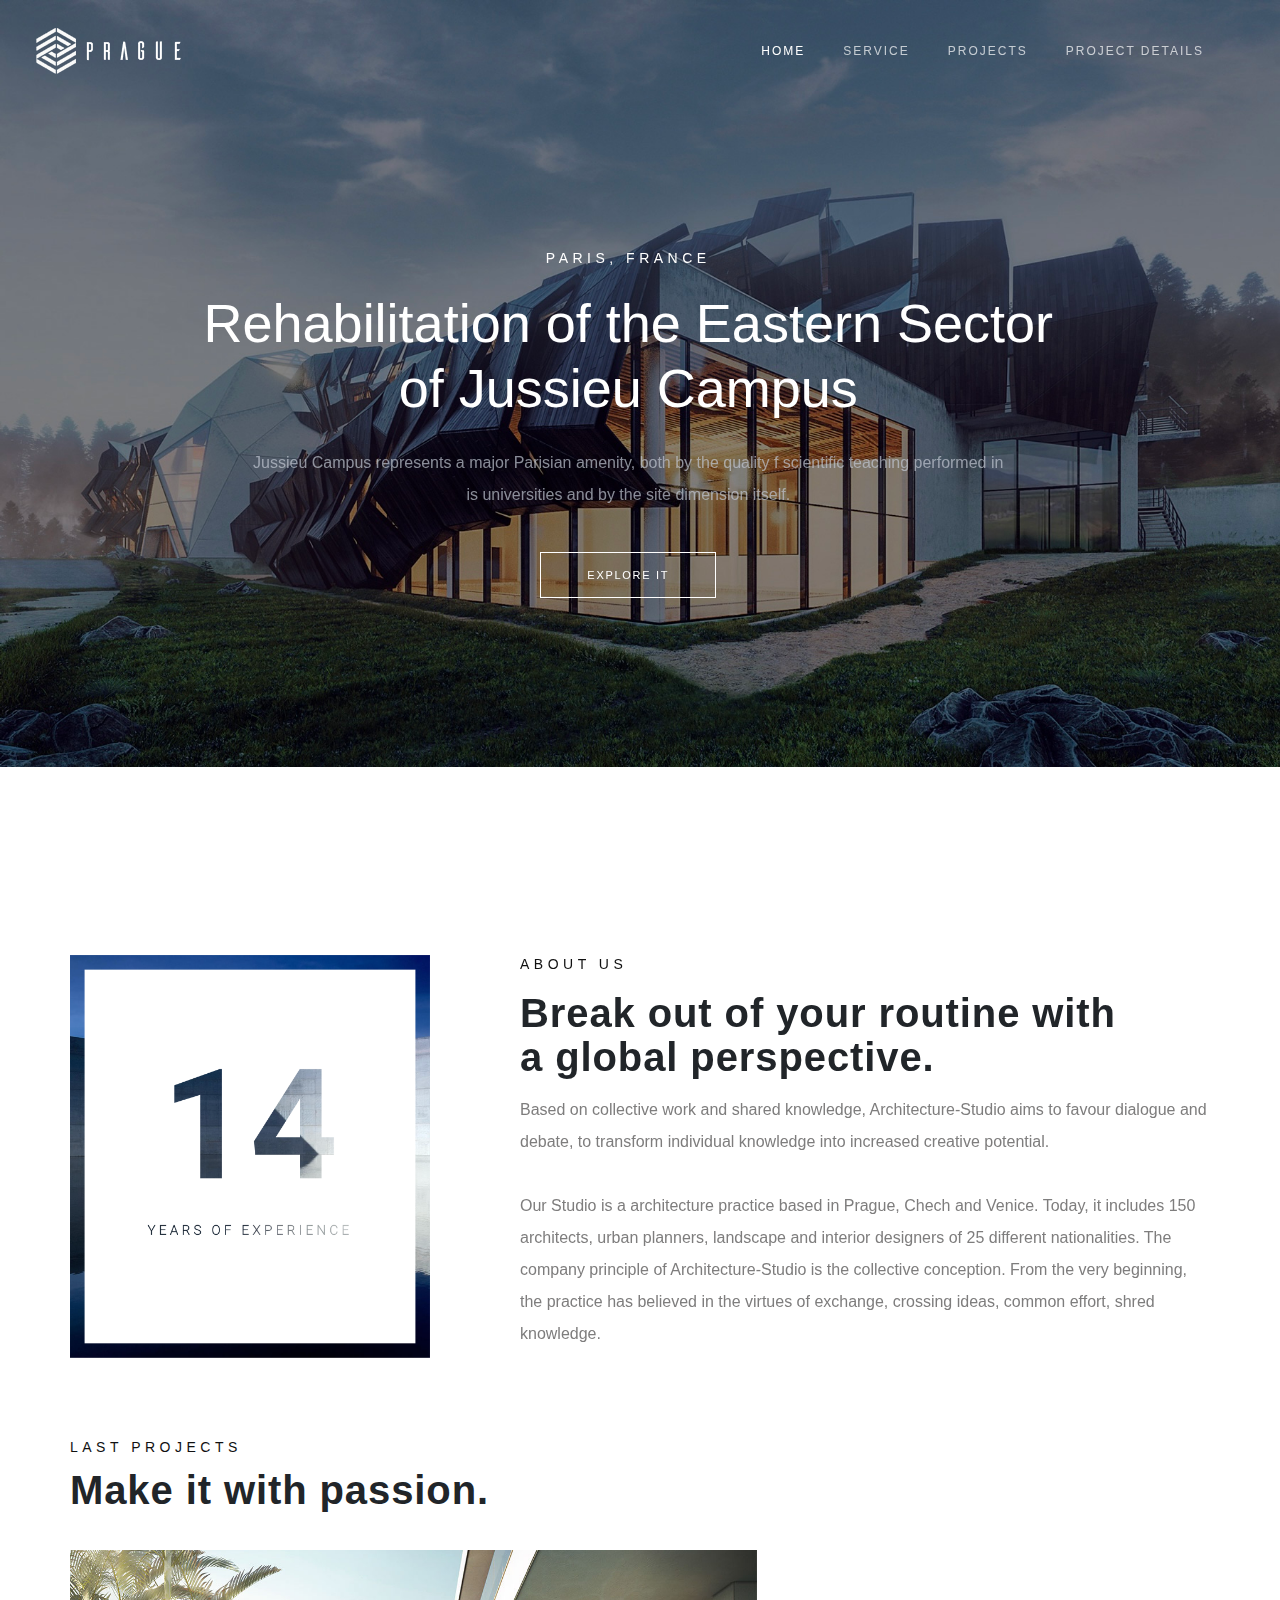
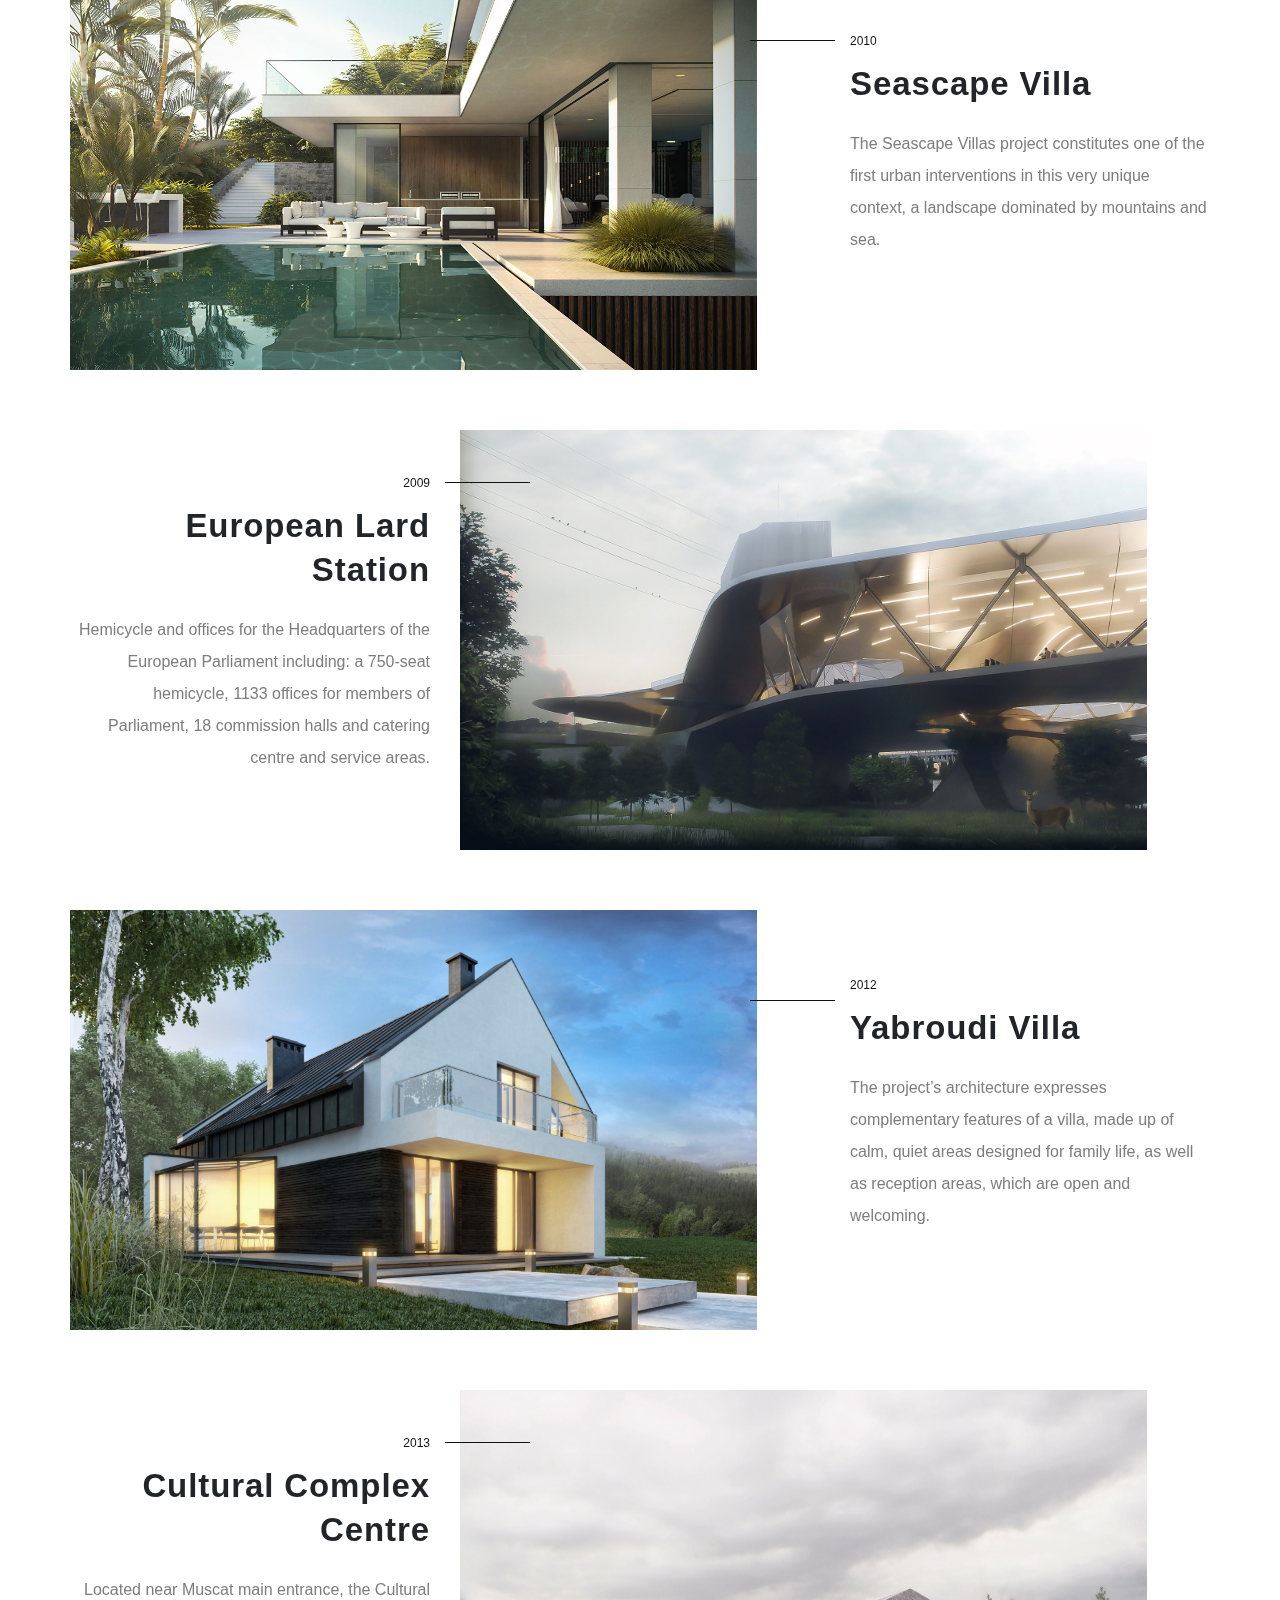
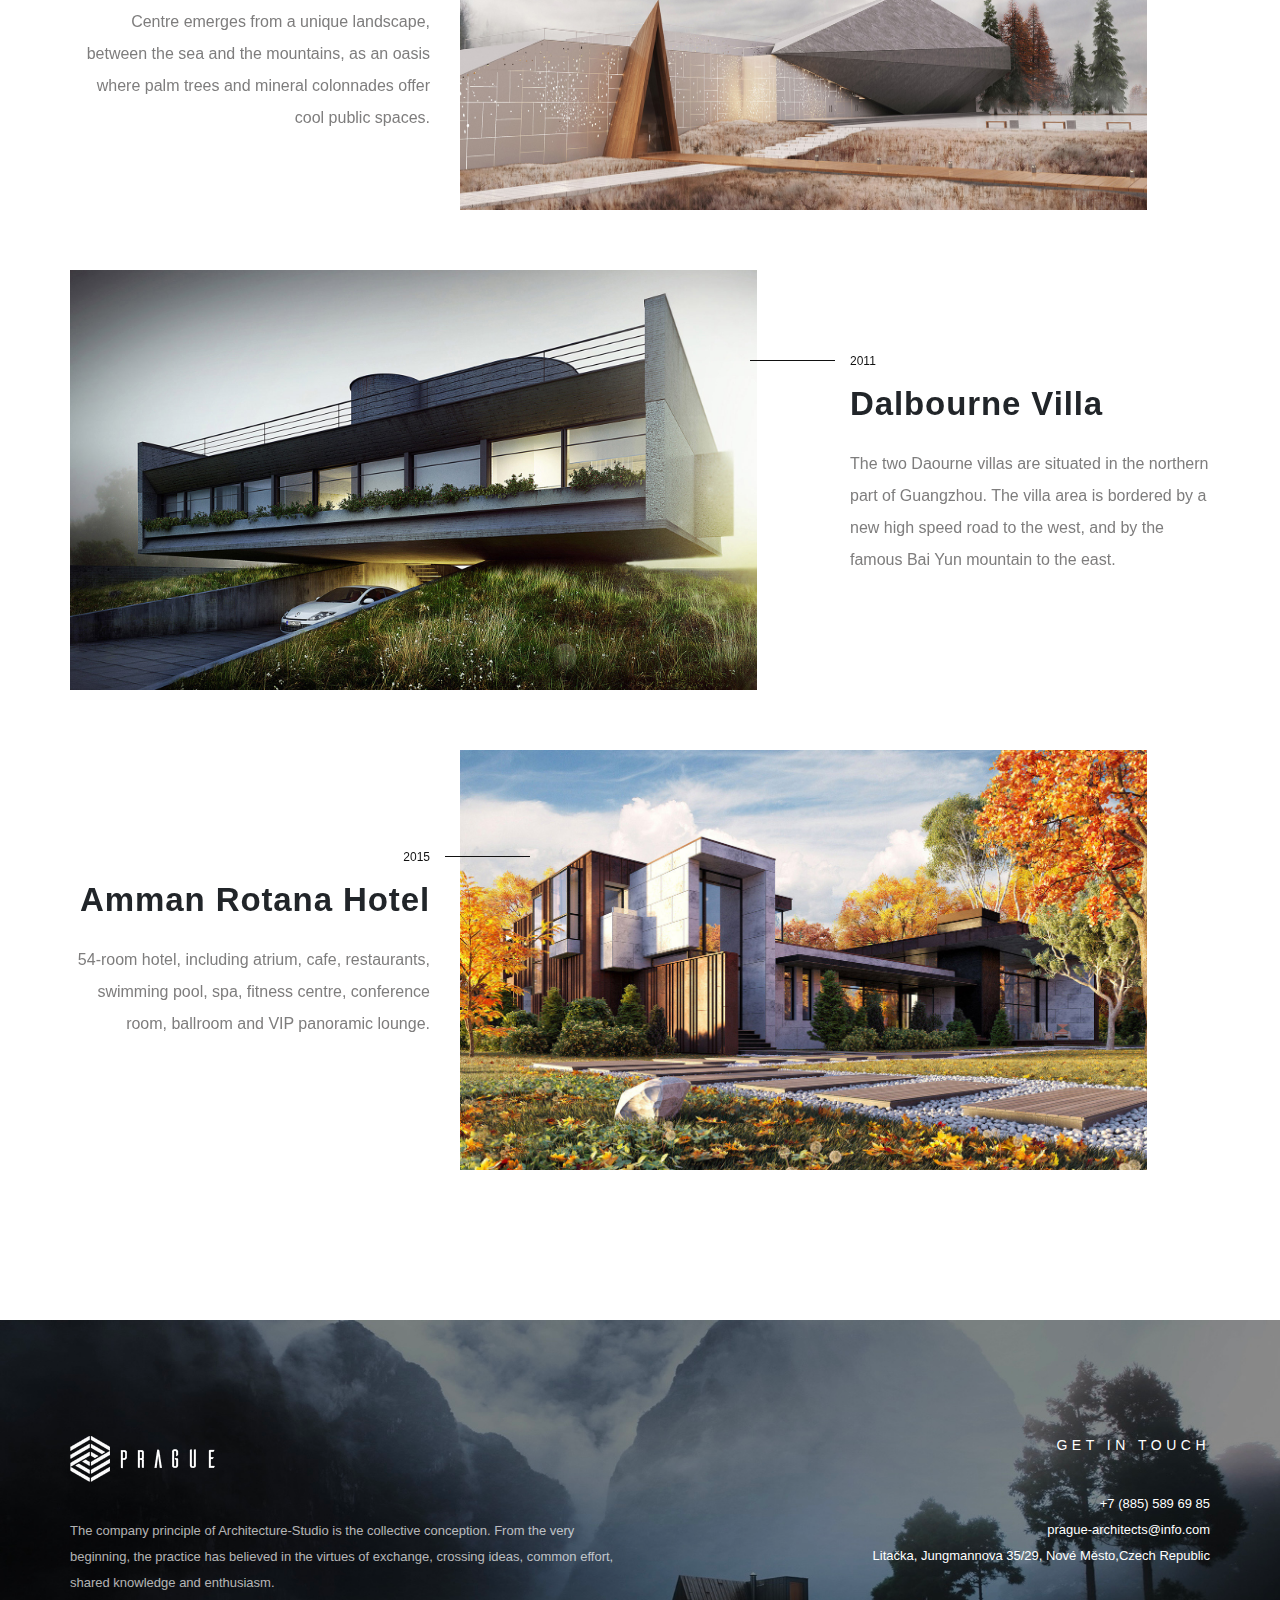
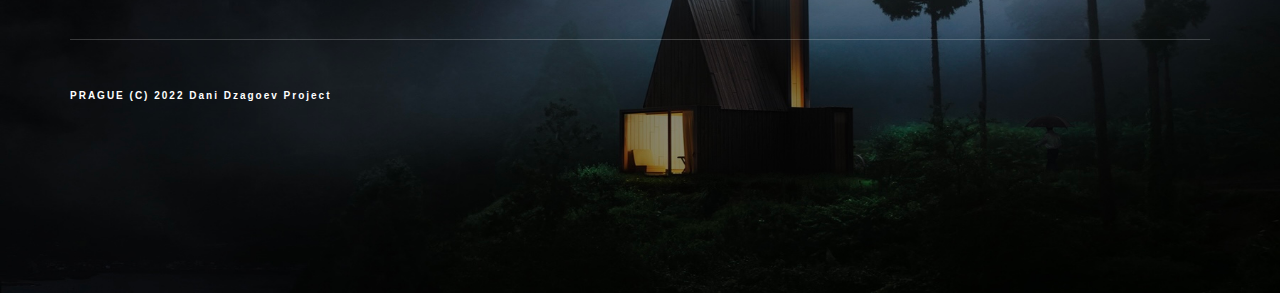
<file: index.html>
<!DOCTYPE html>
<html lang="en">
<head>
    <meta charset="UTF-8">
    <meta http-equiv="X-UA-Compatible" content="IE=edge">
    <meta name="viewport" content="width=device-width, initial-scale=1.0">

    <link rel="stylesheet" href="https://cdnjs.cloudflare.com/ajax/libs/font-awesome/6.2.1/css/all.min.css" 
    integrity="sha512-MV7K8+y+gLIBoVD59lQIYicR65iaqukzvf/nwasF0nqhPay5w/9lJmVM2hMDcnK1OnMGCdVK+iQrJ7lzPJQd1w==" 
    crossorigin="anonymous" referrerpolicy="no-referrer" />
    <link rel="stylesheet" href="https://cdn.jsdelivr.net/npm/bootstrap@4.0.0/dist/css/bootstrap.min.css" 
    integrity="sha384-Gn5384xqQ1aoWXA+058RXPxPg6fy4IWvTNh0E263XmFcJlSAwiGgFAW/dAiS6JXm" crossorigin="anonymous">
    <link rel="stylesheet" href="css/styles.css" type="text/css">
    <link rel="stylesheet" href="css/reset.css" type="text/css">
    <title>Prague</title>
    <link rel="icon" href="image/logot.png" type="image/icon type">
</head>
<body>
    <nav class="navbar navbar-expand-lg navbar-light fixed" id="navb">
        <a class="navbar-brand logo-a" href="index.html">
            <img src="image/logo-white.png" alt="" >
        </a>
        <button class="navbar-toggler" type="button" data-toggle="collapse" data-target="#navbarText" aria-controls="navbarText" aria-expanded="false" aria-label="Toggle navigation">
          <span class="navbar-toggler-icon"></span>
        </button>
        <div class="collapse navbar-collapse" id="navbarText">
          <ul class="navbar-nav nav-text ul-1">
            <li class="nav-item">
              <a class="nav-link active" href="index.html">Home <span class="sr-only">(current)</span></a>
            </li>
            <li class="nav-item">
              <a class="nav-link" href="service.html">SERVICE</a>
            </li>
            <li class="nav-item">
              <a class="nav-link" href="proj.html">Projects</a>
            </li>
            <li class="nav-item">
                <a class="nav-link" href="proj2.html">Project details</a>
              </li>
          </ul>
        </div>
    </nav>
    
    <div class="banner-1">
        <img src="image/home-1.jpg" alt="" class="" >
        <div class="banner-1-content">
            <div class="">
            <h5>PARIS, FRANCE</h5>
            <h2>Rehabilitation of the Eastern Sector
                <br> of Jussieu Campus
            </h2>
            <div>
                <p>Jussieu Campus represents a major Parisian amenity, both by the quality f scientific
                    teaching performed in</p>
                <p>is universities and by the site dimension itself.</p>
            </div>
            <a href="">
                <span>
                    Explore it
                </span>
            </a>
            </div>
        </div>
    </div>
    <section class="section-2">
        <div class="container">
          <div class="row">
            <div class="col-4">
                <img src="image/14.png" alt="" class="a-14">
            </div>
            <div class="col-8 sec-2-div-2">
              <h5>ABOUT US</h5>
              <h2>Break out of your routine with
                <br> a global perspective.</h2>
              <div>
                <p>Based on collective work and shared knowledge, Architecture-Studio aims to favour dialogue and debate, to transform individual knowledge into increased creative potential.</p>
                <p>Our Studio is a architecture practice based in Prague, Chech and Venice. Today, it includes 150 architects, urban planners, landscape and interior designers of 25 different nationalities. The company principle of Architecture-Studio is the collective conception. From the very beginning, the practice has believed in the virtues of exchange, crossing ideas, common effort, shred knowledge.</p>
              </div>
            </div>
          </div>
        </div>
    </section>
    <div class="title-3">
      <div class="container">
      <h5>Last Projects</h5>
      <h2>Make it with passion.</h2>
      </div>
    </div>
    <section class="section-4-e">
      <div class="container">
        <div class="row">
        <div class="col-8">
          <img src="image/pr-1.jpg" alt="">
        </div>
        <div class="col-4 sec-4-div-2">
          <h5>2010</h5>
          <h2>Seascape Villa</h2>
          <div>
            <p>The Seascape Villas project constitutes one of the first urban interventions in this very unique context, a landscape dominated by mountains and sea.</p>
          </div>
          </div>
        </div>
      </div>
    </section>
    <section class="section-5">
      <div class="container">
        <div class="row">
        <div class="col-4 sec-5-div-1">
          <h5>2009</h5>
          <h2>European Lard Station</h2>
          <div>
            <p>Hemicycle and offices for the Headquarters of the European Parliament including: a 750-seat hemicycle, 1133 offices for members of Parliament, 18 commission halls and catering centre and service areas.</p>
          </div>
        </div>
        <div class="col-8">
          <img src="image/pr-2.jpg" alt="">
        </div>
        </div>
      </div>
    </section>
    <section class="section-4">
      <div class="container">
        <div class="row">
        <div class="col-8">
          <img src="image/pr-3.jpg" alt="">
        </div>
        <div class="col-4 sec-4-div-2">
          <h5>2012</h5>
          <h2>Yabroudi Villa</h2>
          <div>
            <p>The project’s architecture expresses complementary features of a villa, made up of calm, quiet areas designed for family life, as well as reception areas, which are open and welcoming.</p>
          </div>
          </div>
        </div>
      </div>
    </section>
    <section class="section-5">
      <div class="container">
        <div class="row">
        <div class="col-4 sec-5-div-1">
          <h5>2013</h5>
          <h2>Cultural Complex Centre</h2>
          <div>
            <p>Located near Muscat main entrance, the Cultural Centre emerges from a unique landscape, between the sea and the mountains, as an oasis where palm trees and mineral colonnades offer cool public spaces.</p>
          </div>
        </div>
        <div class="col-8">
          <img src="image/pr-4.jpg" alt="">
        </div>
        </div>
      </div>
    </section>
    <section class="section-4">
      <div class="container">
        <div class="row">
        <div class="col-8">
          <img src="image/pr-5.jpg" alt="">
        </div>
        <div class="col-4 sec-4-div-2">
          <h5>2011</h5>
          <h2>Dalbourne Villa</h2>
          <div>
            <p>The two Daourne villas are situated in the northern part of Guangzhou. The villa area is bordered by a new high speed road to the west, and by the famous Bai Yun mountain to the east.</p>
          </div>
          </div>
      </div>
      </div>
      </section>
      <section class="section-5">
        <div class="container">
          <div class="row">
          <div class="col-4 sec-5-div-1">
            <h5  class="e2015">2015</h5>
            <h2>Amman Rotana Hotel</h2>
            <div>
              <p>54-room hotel, including atrium, cafe, restaurants, swimming pool, spa, fitness centre, conference room, ballroom and VIP panoramic lounge.</p>
            </div>
          </div>
          <div class="col-8">
            <img src="image/pr-6.jpg" alt="">
          </div>
          </div>
        </div>
      </section>




      <footer class="prague-footer">

        <img src="image/foot.jpg" alt="">
        <div class="container">
        <div class="content-foot">
          <div class="content-foot-child">
          <div class="footer-top-content">
            <div class="row">
            <div class="col-6">
              <img src="image/logo-white.png" alt=""> 
              <div class="clear"></div>
              <div>
                <p>The company principle of Architecture-Studio is the collective conception. From the very beginning, the practice has believed in the virtues of exchange, crossing ideas, common effort, shared knowledge and enthusiasm.</p>
              </div>
            </div>
            <div class="col-6">
              <h5>GET IN TOUCH</h5>
              <div>
                <p>+7 (885) 589 69 85</p>
                <p>prague-architects@info.com</p>
                <p>Litačka, Jungmannova 35/29, Nové Město,Czech Republic</p>
              </div>
            </div>
            </div>
          </div>
          <div class="footer-bottom-content">
            <div>
            <p>PRAGUE (C) 2022 Dani Dzagoev Project</p>
            </div>
          </div>
        </div>
        </div>
        </div>
      </footer>









<script src="js/mine.js"></script>
<script src="https://code.jquery.com/jquery-3.2.1.slim.min.js" integrity="sha384-KJ3o2DKtIkvYIK3UENzmM7KCkRr/rE9/Qpg6aAZGJwFDMVNA/GpGFF93hXpG5KkN" crossorigin="anonymous"></script>
<script src="https://cdn.jsdelivr.net/npm/popper.js@1.12.9/dist/umd/popper.min.js" integrity="sha384-ApNbgh9B+Y1QKtv3Rn7W3mgPxhU9K/ScQsAP7hUibX39j7fakFPskvXusvfa0b4Q" crossorigin="anonymous"></script>
<script src="https://cdn.jsdelivr.net/npm/bootstrap@4.0.0/dist/js/bootstrap.min.js" integrity="sha384-JZR6Spejh4U02d8jOt6vLEHfe/JQGiRRSQQxSfFWpi1MquVdAyjUar5+76PVCmYl" crossorigin="anonymous"></script>
</body>
</html>
</file>
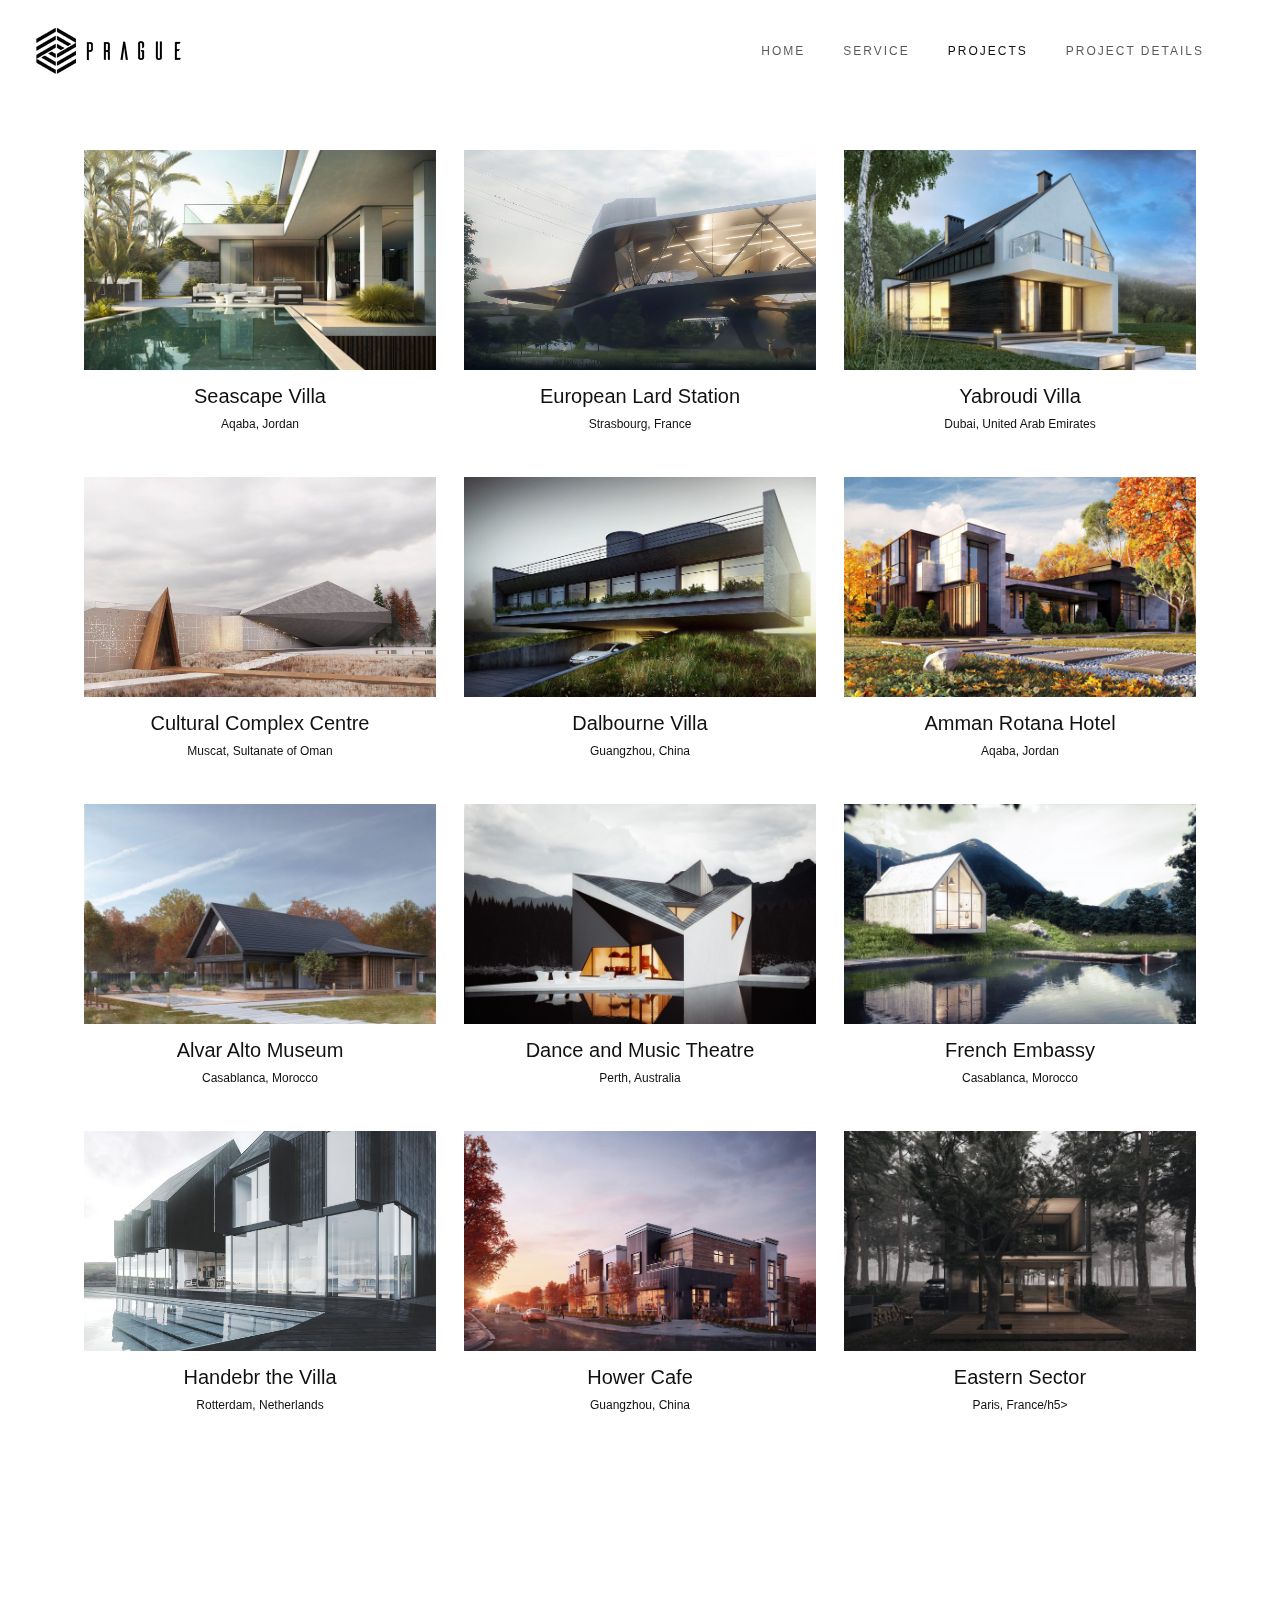
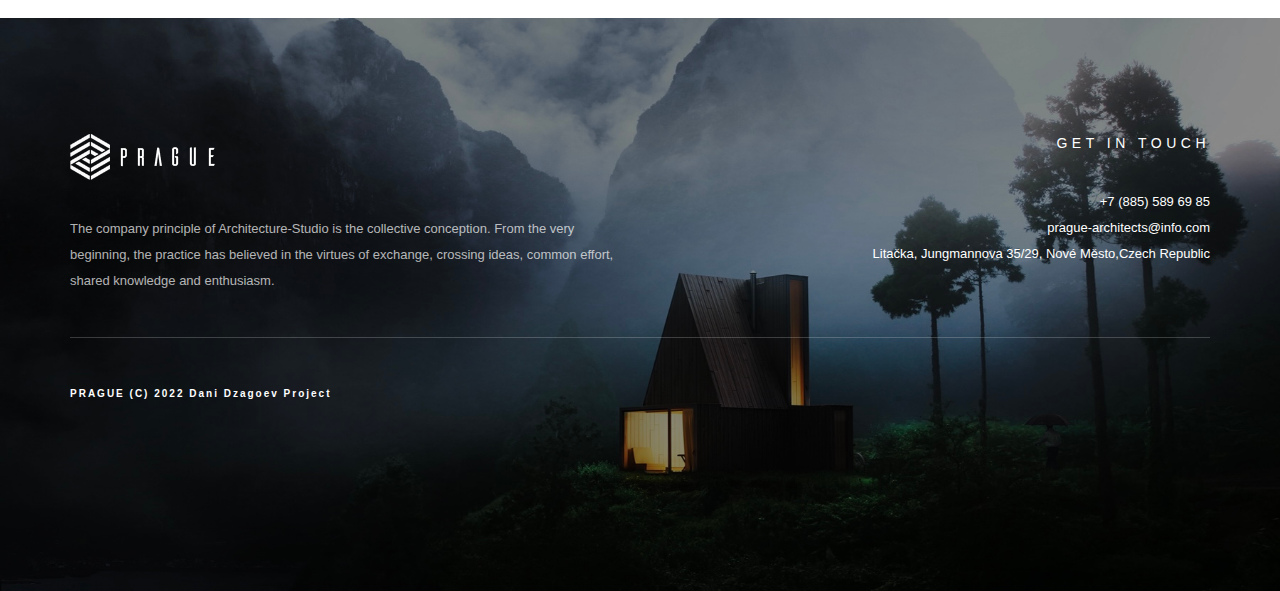
<file: proj.html>
<!DOCTYPE html>
<html lang="en">
<head>
    <meta charset="UTF-8">
    <meta http-equiv="X-UA-Compatible" content="IE=edge">
    <meta name="viewport" content="width=device-width, initial-scale=1.0">
    <link rel="stylesheet" href="https://cdnjs.cloudflare.com/ajax/libs/font-awesome/6.2.1/css/all.min.css" 
    integrity="sha512-MV7K8+y+gLIBoVD59lQIYicR65iaqukzvf/nwasF0nqhPay5w/9lJmVM2hMDcnK1OnMGCdVK+iQrJ7lzPJQd1w==" 
    crossorigin="anonymous" referrerpolicy="no-referrer" />
    <link rel="stylesheet" href="https://cdn.jsdelivr.net/npm/bootstrap@4.0.0/dist/css/bootstrap.min.css" 
    integrity="sha384-Gn5384xqQ1aoWXA+058RXPxPg6fy4IWvTNh0E263XmFcJlSAwiGgFAW/dAiS6JXm" crossorigin="anonymous">
    <link rel="stylesheet" href="css/proj.css" type="text/css">
    <link rel="stylesheet" href="css/reset.css" type="text/css">
    <title>Work Grid – Prague</title>
    <link rel="icon" href="image/logot.png" type="image/icon type">
</head>
<body>
    <nav class="navbar navbar-expand-lg navbar-light fixed" id="navb">
        <a class="navbar-brand logo-a" href="index.html">
            <img src="image/logo.png" alt="" >
        </a>
        <button class="navbar-toggler" type="button" data-toggle="collapse" data-target="#navbarText" aria-controls="navbarText" aria-expanded="false" aria-label="Toggle navigation">
          <span class="navbar-toggler-icon"></span>
        </button>
        <div class="collapse navbar-collapse" id="navbarText">
          <ul class="navbar-nav nav-text ul-1">
            <li class="nav-item">
              <a class="nav-link" href="index.html">Home <span class="sr-only">(current)</span></a>
            </li>
            <li class="nav-item">
              <a class="nav-link" href="service.html">SERVICE</a>
            </li>
            <li class="nav-item">
              <a class="nav-link active" href="proj.html">Projects</a>
            </li>
            <li class="nav-item">
                <a class="nav-link" href="proj2.html">Project details</a>
              </li>
          </ul>
        </div>
    </nav>
    <section class="sec-1">
        <div class="container">
            <div class="row">
                <div class="col-sm-12">
                <div class="col-lg-4 card-1">
                    <a href="">
                        <div class="bg-1"></div>
                    </a>
                    <div>
                        <h3>Seascape Villa</h3>
                        <h5>Aqaba, Jordan</h5>
                    </div>
                </div>
                <div class="col-lg-4 card-1">
                    <a href="">
                        <div class="bg-2"></div>
                    </a>
                    <div>
                        <h3>European Lard Station</h3>
                        <h5>Strasbourg, France</h5>
                    </div>
                </div>
                <div class="col-lg-4 card-1">
                    <a href="">
                        <div class="bg-3"></div>
                    </a>
                    <div>
                        <h3>Yabroudi Villa</h3>
                        <h5>Dubai, United Arab Emirates</h5>
                    </div>
                </div>
                <div class="col-lg-4 card-1">
                    <a href="">
                        <div class="bg-4"></div>
                    </a>
                    <div>
                        <h3>Cultural Complex Centre</h3>
                        <h5>Muscat, Sultanate of Oman</h5>
                    </div>
                </div>
                <div class="col-lg-4 card-1">
                    <a href="">
                        <div class="bg-5"></div>
                    </a>
                    <div>
                        <h3>Dalbourne Villa</h3>
                        <h5>Guangzhou, China</h5>
                    </div>
                </div>
                <div class="col-lg-4 card-1">
                    <a href="">
                        <div class="bg-6"></div>
                    </a>
                    <div>
                        <h3>Amman Rotana Hotel</h3>
                        <h5>Aqaba, Jordan</h5>
                    </div>
                </div>
                <div class="col-lg-4 card-1">
                    <a href="">
                        <div class="bg-7"></div>
                    </a>
                    <div>
                        <h3>Alvar Alto Museum</h3>
                        <h5>Casablanca, Morocco</h5>
                    </div>
                </div>
                <div class="col-lg-4 card-1">
                    <a href="">
                        <div class="bg-8"></div>
                    </a>
                    <div>
                        <h3>Dance and Music Theatre</h3>
                        <h5>Perth, Australia</h5>
                    </div>
                </div>
                <div class="col-lg-4 card-1">
                    <a href="">
                        <div class="bg-9"></div>
                    </a>
                    <div>
                        <h3>French Embassy</h3>
                        <h5>Casablanca, Morocco</h5>
                    </div>
                </div>
                <div class="col-lg-4 card-1">
                    <a href="">
                        <div class="bg-10"></div>
                    </a>
                    <div>
                        <h3>Handebr the Villa</h3>
                        <h5>Rotterdam, Netherlands
                        </h5>
                    </div>
                </div>
                <div class="col-lg-4 card-1">
                    <a href="">
                        <div class="bg-11"></div>
                    </a>
                    <div>
                        <h3>Hower Cafe</h3>
                        <h5>Guangzhou, China</h5>
                    </div>
                </div>
                <div class="col-lg-4 card-1">
                    <a href="">
                        <div class="bg-12"></div>
                    </a>
                    <div>
                        <h3>Eastern Sector</h3>
                        <h5>Paris, France/h5>
                    </div>
                </div>
                </div>
            </div>
            </div>
        </div>
    </section>


    <footer class="prague-footer">

        <img src="image/foot.jpg" alt="">
        <div class="container">
        <div class="content-foot">
          <div class="content-foot-child">
          <div class="footer-top-content">
            <div class="row">
            <div class="col-6">
              <img src="image/logo-white.png" alt=""> 
              <div class="clear"></div>
              <div>
                <p>The company principle of Architecture-Studio is the collective conception. From the very beginning, the practice has believed in the virtues of exchange, crossing ideas, common effort, shared knowledge and enthusiasm.</p>
              </div>
            </div>
            <div class="col-6">
              <h5>GET IN TOUCH</h5>
              <div>
                <p>+7 (885) 589 69 85</p>
                <p>prague-architects@info.com</p>
                <p>Litačka, Jungmannova 35/29, Nové Město,Czech Republic</p>
              </div>
            </div>
            </div>
          </div>
          <div class="footer-bottom-content">
            <div>
            <p>PRAGUE (C) 2022 Dani Dzagoev Project</p>
            </div>
          </div>
        </div>
        </div>
        </div>
      </footer>








<script src="js/mine.js"></script>
<script src="https://code.jquery.com/jquery-3.2.1.slim.min.js" integrity="sha384-KJ3o2DKtIkvYIK3UENzmM7KCkRr/rE9/Qpg6aAZGJwFDMVNA/GpGFF93hXpG5KkN" crossorigin="anonymous"></script>
<script src="https://cdn.jsdelivr.net/npm/popper.js@1.12.9/dist/umd/popper.min.js" integrity="sha384-ApNbgh9B+Y1QKtv3Rn7W3mgPxhU9K/ScQsAP7hUibX39j7fakFPskvXusvfa0b4Q" crossorigin="anonymous"></script>
<script src="https://cdn.jsdelivr.net/npm/bootstrap@4.0.0/dist/js/bootstrap.min.js" integrity="sha384-JZR6Spejh4U02d8jOt6vLEHfe/JQGiRRSQQxSfFWpi1MquVdAyjUar5+76PVCmYl" crossorigin="anonymous"></script>
</body>
</html>
</file>
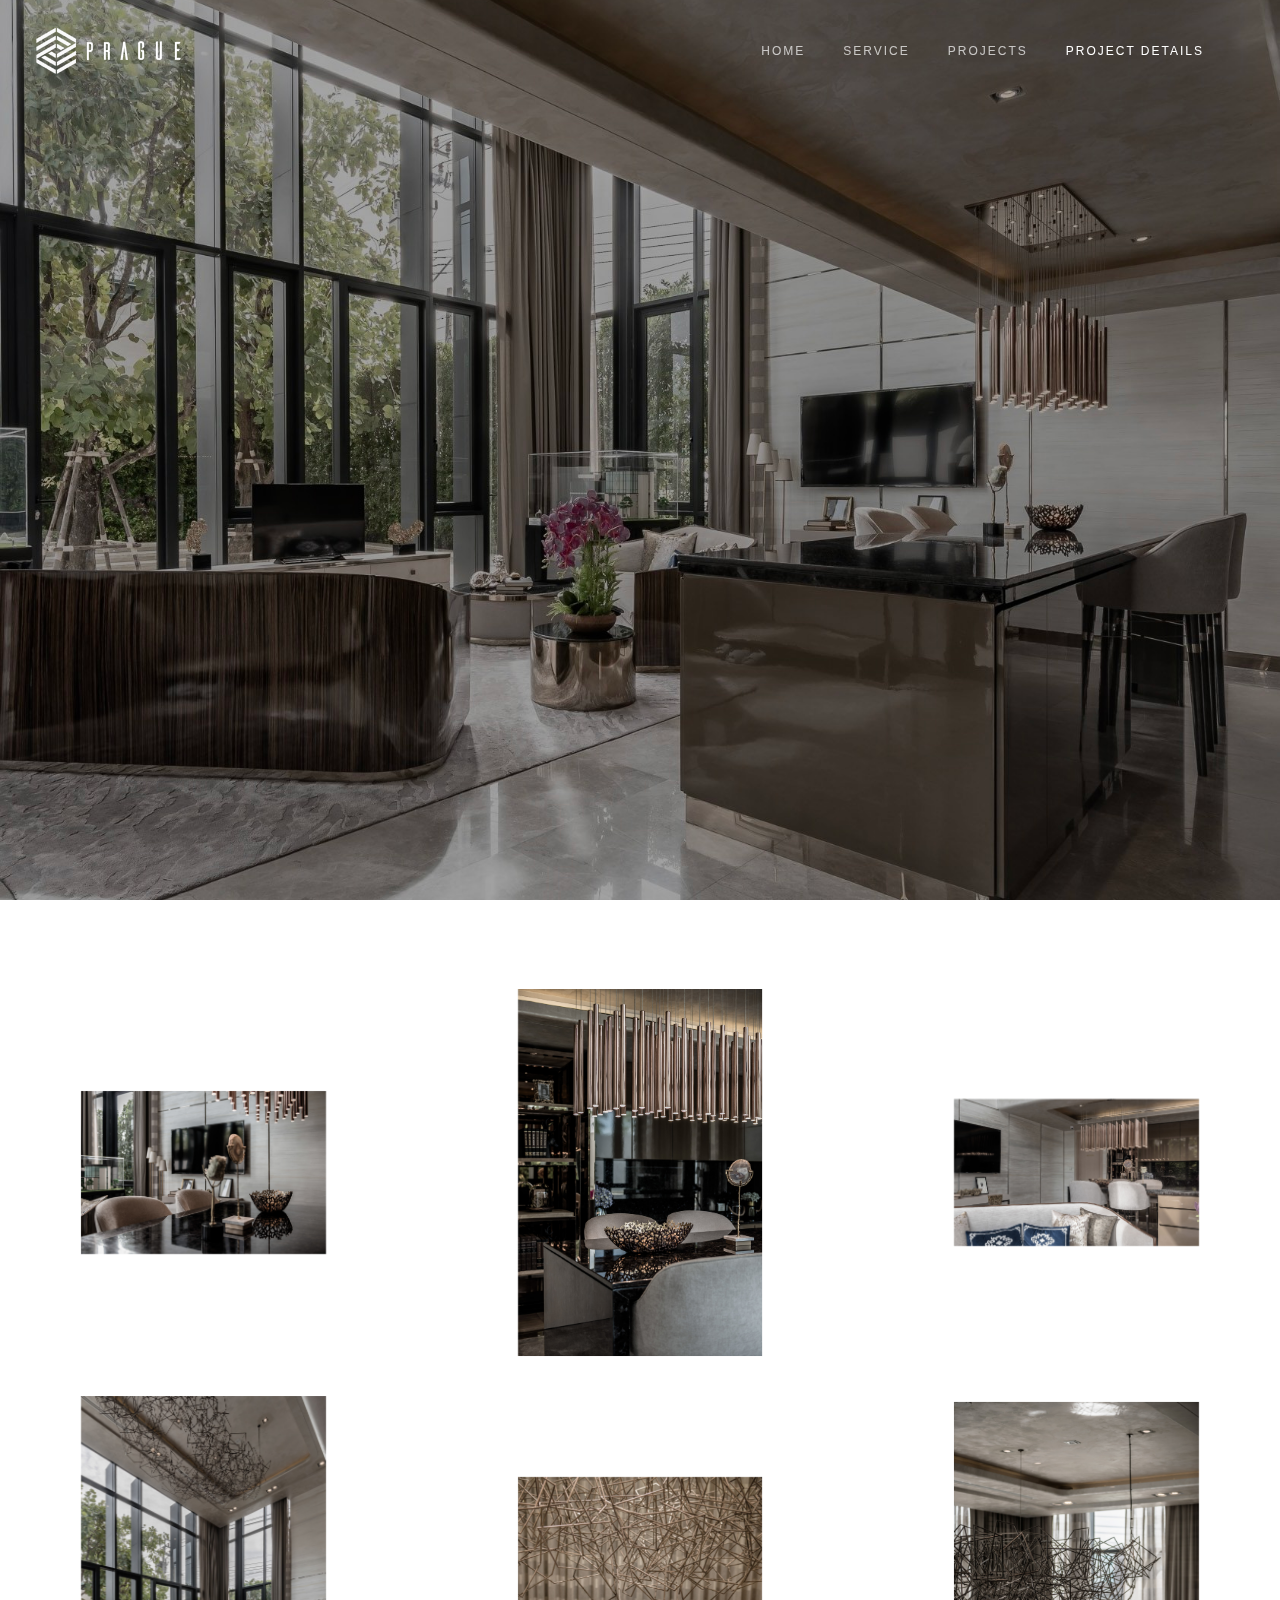
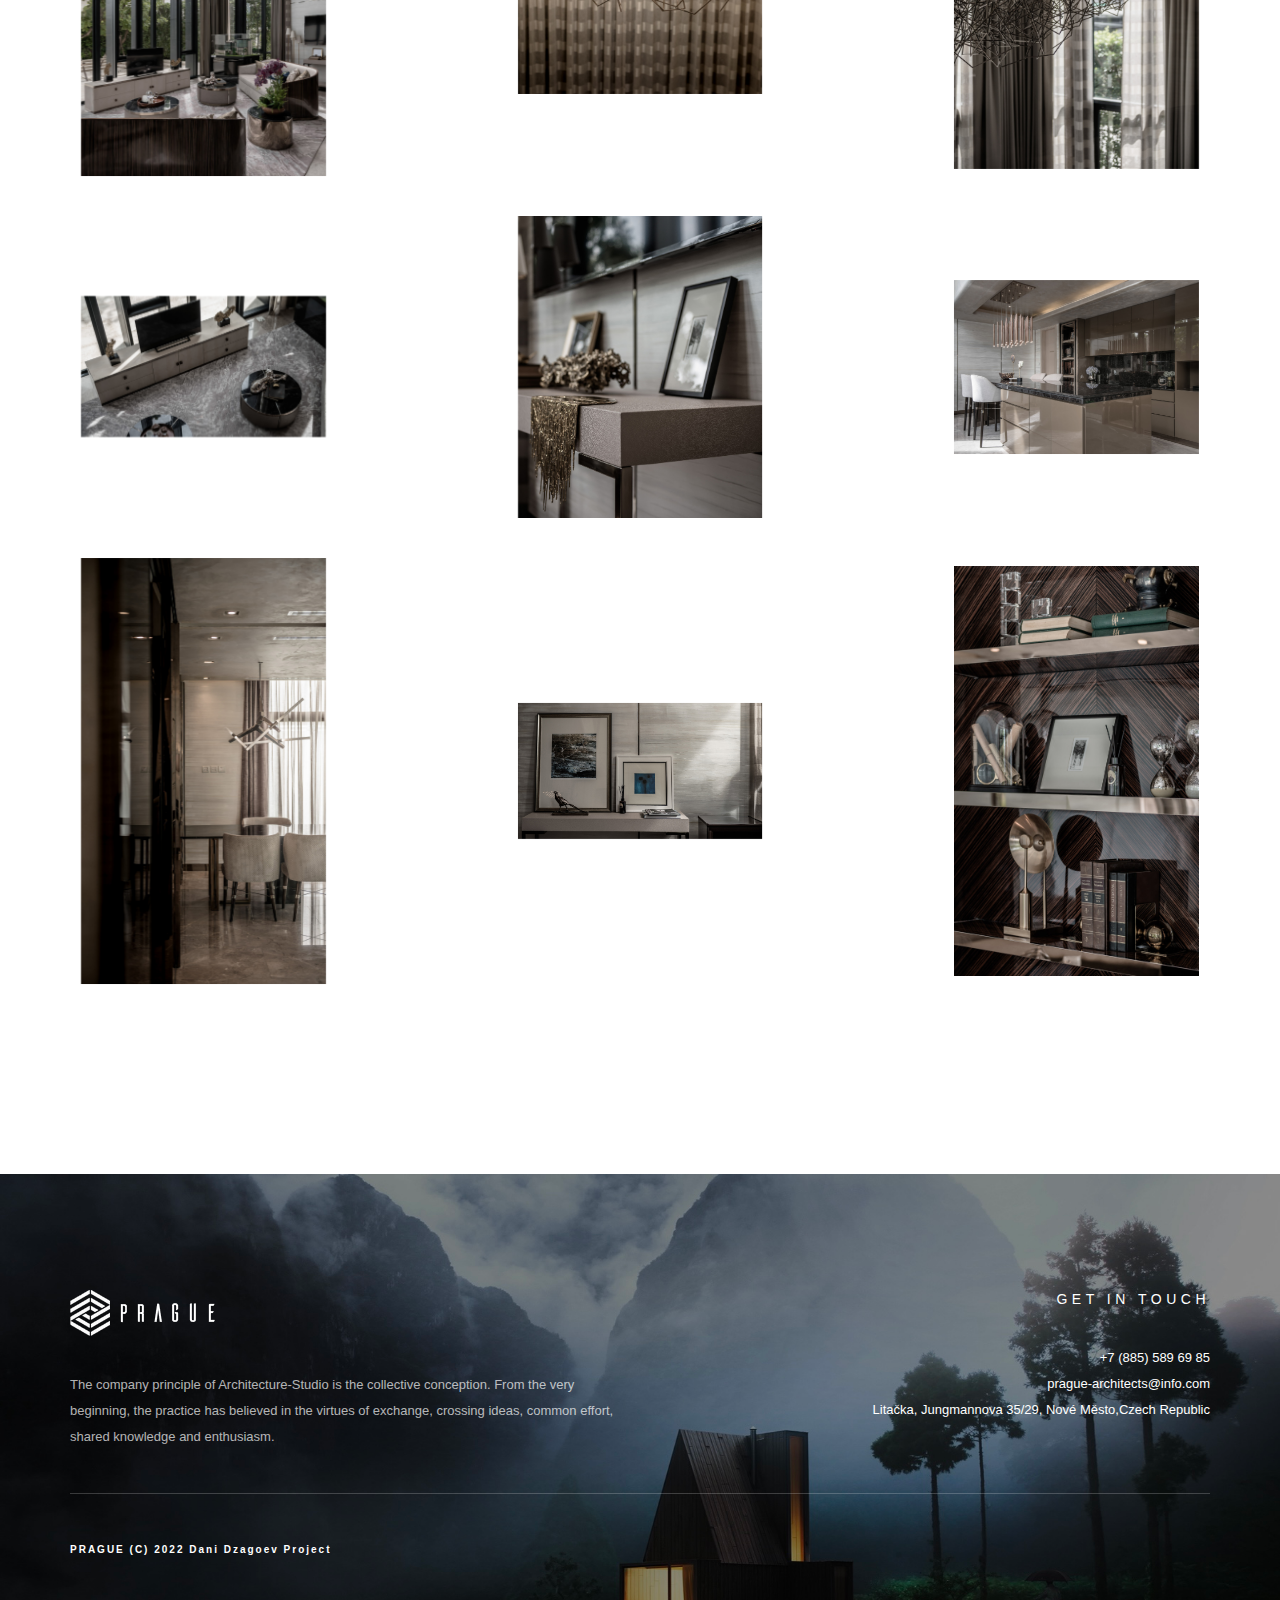
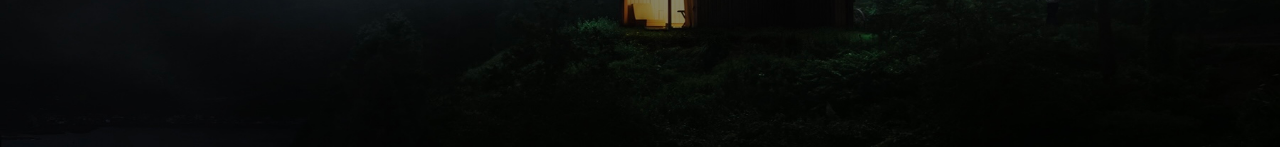
<file: proj2.html>
<!DOCTYPE html>
<html lang="en">
<head>
    <meta charset="UTF-8">
    <meta http-equiv="X-UA-Compatible" content="IE=edge">
    <meta name="viewport" content="width=device-width, initial-scale=1.0">

    <link rel="stylesheet" href="https://cdnjs.cloudflare.com/ajax/libs/font-awesome/6.2.1/css/all.min.css" 
    integrity="sha512-MV7K8+y+gLIBoVD59lQIYicR65iaqukzvf/nwasF0nqhPay5w/9lJmVM2hMDcnK1OnMGCdVK+iQrJ7lzPJQd1w==" 
    crossorigin="anonymous" referrerpolicy="no-referrer" />
    <link rel="stylesheet" href="https://cdn.jsdelivr.net/npm/bootstrap@4.0.0/dist/css/bootstrap.min.css" 
    integrity="sha384-Gn5384xqQ1aoWXA+058RXPxPg6fy4IWvTNh0E263XmFcJlSAwiGgFAW/dAiS6JXm" crossorigin="anonymous">
    <link rel="stylesheet" href="css/proj2.css" type="text/css">
    <link rel="stylesheet" href="css/reset.css" type="text/css">
    <title>Tycoon Office Interior Design – Prague</title>
    <link rel="icon" href="image/logot.png" type="image/icon type">
</head>
<body>
    <nav class="navbar navbar-expand-lg navbar-light fixed" id="navb">
        <a class="navbar-brand logo-a" href="index.html">
            <img src="image/logo-white.png" alt="" >
        </a>
        <button class="navbar-toggler" type="button" data-toggle="collapse" data-target="#navbarText" aria-controls="navbarText" aria-expanded="false" aria-label="Toggle navigation">
          <span class="navbar-toggler-icon"></span>
        </button>
        <div class="collapse navbar-collapse" id="navbarText">
          <ul class="navbar-nav nav-text ul-1">
            <li class="nav-item">
              <a class="nav-link" href="index.html">Home <span class="sr-only">(current)</span></a>
            </li>
            <li class="nav-item">
              <a class="nav-link" href="service.html">SERVICE</a>
            </li>
            <li class="nav-item">
              <a class="nav-link" href="proj.html">Projects</a>
            </li>
            <li class="nav-item">
                <a class="nav-link active" href="proj2.html">Project details</a>
              </li>
          </ul>
        </div>
    </nav>
    
    <div class="banner-1" style="background-image: url(../image/hed-3.jpg);
    min-height: 100vh;
    background-position: center;
    background-size: cover;
    background-repeat: no-repeat;">
        <img src="image/hed-3.jpg" alt="" class="" style="display: none;">
        <div class="banner-1-content">
            <div class="">
                <h5>SERVICE</h5>
                <h2> Planning
                </h2>
                </div>
            </div>
        </div>
    </div>

    <section class="sec-3">
        <div class="row">
            <div class="col-md-4">
                <img src="image/proj01.jpg" alt="">
            </div>
            <div class="col-md-4">
                <img src="image/proj02.jpg" alt="">
            </div>
            <div class="col-md-4">
                <img src="image/proj03.jpg" alt="">
            </div>
            <div class="col-md-4">
                <img src="image/proj04.jpg" alt="">
            </div>
            <div class="col-md-4">
                <img src="image/proj05.jpg" alt="">
            </div>
            <div class="col-md-4">
                <img src="image/proj06.jpg" alt="">
            </div>
            <div class="col-md-4">
                <img src="image/proj07.jpg" alt="">
            </div>
            <div class="col-md-4">
                <img src="image/proj08.jpg" alt="">
            </div>
            <div class="col-md-4">
                <img src="image/proj09.jpg" alt="">
            </div>
            <div class="col-md-4">
                <img src="image/proj10.jpg" alt="">
            </div>
            <div class="col-md-4">
                <img src="image/proj11.jpg" alt="">
            </div>
            <div class="col-md-4">
                <img src="image/proj12.jpg" alt="">
            </div>
        </div>
    </section>
    <footer class="prague-footer">

        <img src="image/foot.jpg" alt="">
        <div class="container">
        <div class="content-foot">
          <div class="content-foot-child">
          <div class="footer-top-content">
            <div class="row">
            <div class="col-6">
              <img src="image/logo-white.png" alt=""> 
              <div class="clear"></div>
              <div>
                <p>The company principle of Architecture-Studio is the collective conception. From the very beginning, the practice has believed in the virtues of exchange, crossing ideas, common effort, shared knowledge and enthusiasm.</p>
              </div>
            </div>
            <div class="col-6">
              <h5>GET IN TOUCH</h5>
              <div>
                <p>+7 (885) 589 69 85</p>
                <p>prague-architects@info.com</p>
                <p>Litačka, Jungmannova 35/29, Nové Město,Czech Republic</p>
              </div>
            </div>
            </div>
          </div>
          <div class="footer-bottom-content">
            <div>
            <p>PRAGUE (C) 2022 Dani Dzagoev Project</p>
            </div>
          </div>
        </div>
        </div>
        </div>
      </footer>



<script src="js/mine.js"></script>
<script src="https://code.jquery.com/jquery-3.2.1.slim.min.js" integrity="sha384-KJ3o2DKtIkvYIK3UENzmM7KCkRr/rE9/Qpg6aAZGJwFDMVNA/GpGFF93hXpG5KkN" crossorigin="anonymous"></script>
<script src="https://cdn.jsdelivr.net/npm/popper.js@1.12.9/dist/umd/popper.min.js" integrity="sha384-ApNbgh9B+Y1QKtv3Rn7W3mgPxhU9K/ScQsAP7hUibX39j7fakFPskvXusvfa0b4Q" crossorigin="anonymous"></script>
<script src="https://cdn.jsdelivr.net/npm/bootstrap@4.0.0/dist/js/bootstrap.min.js" integrity="sha384-JZR6Spejh4U02d8jOt6vLEHfe/JQGiRRSQQxSfFWpi1MquVdAyjUar5+76PVCmYl" crossorigin="anonymous"></script>
</body>
</html>
</file>
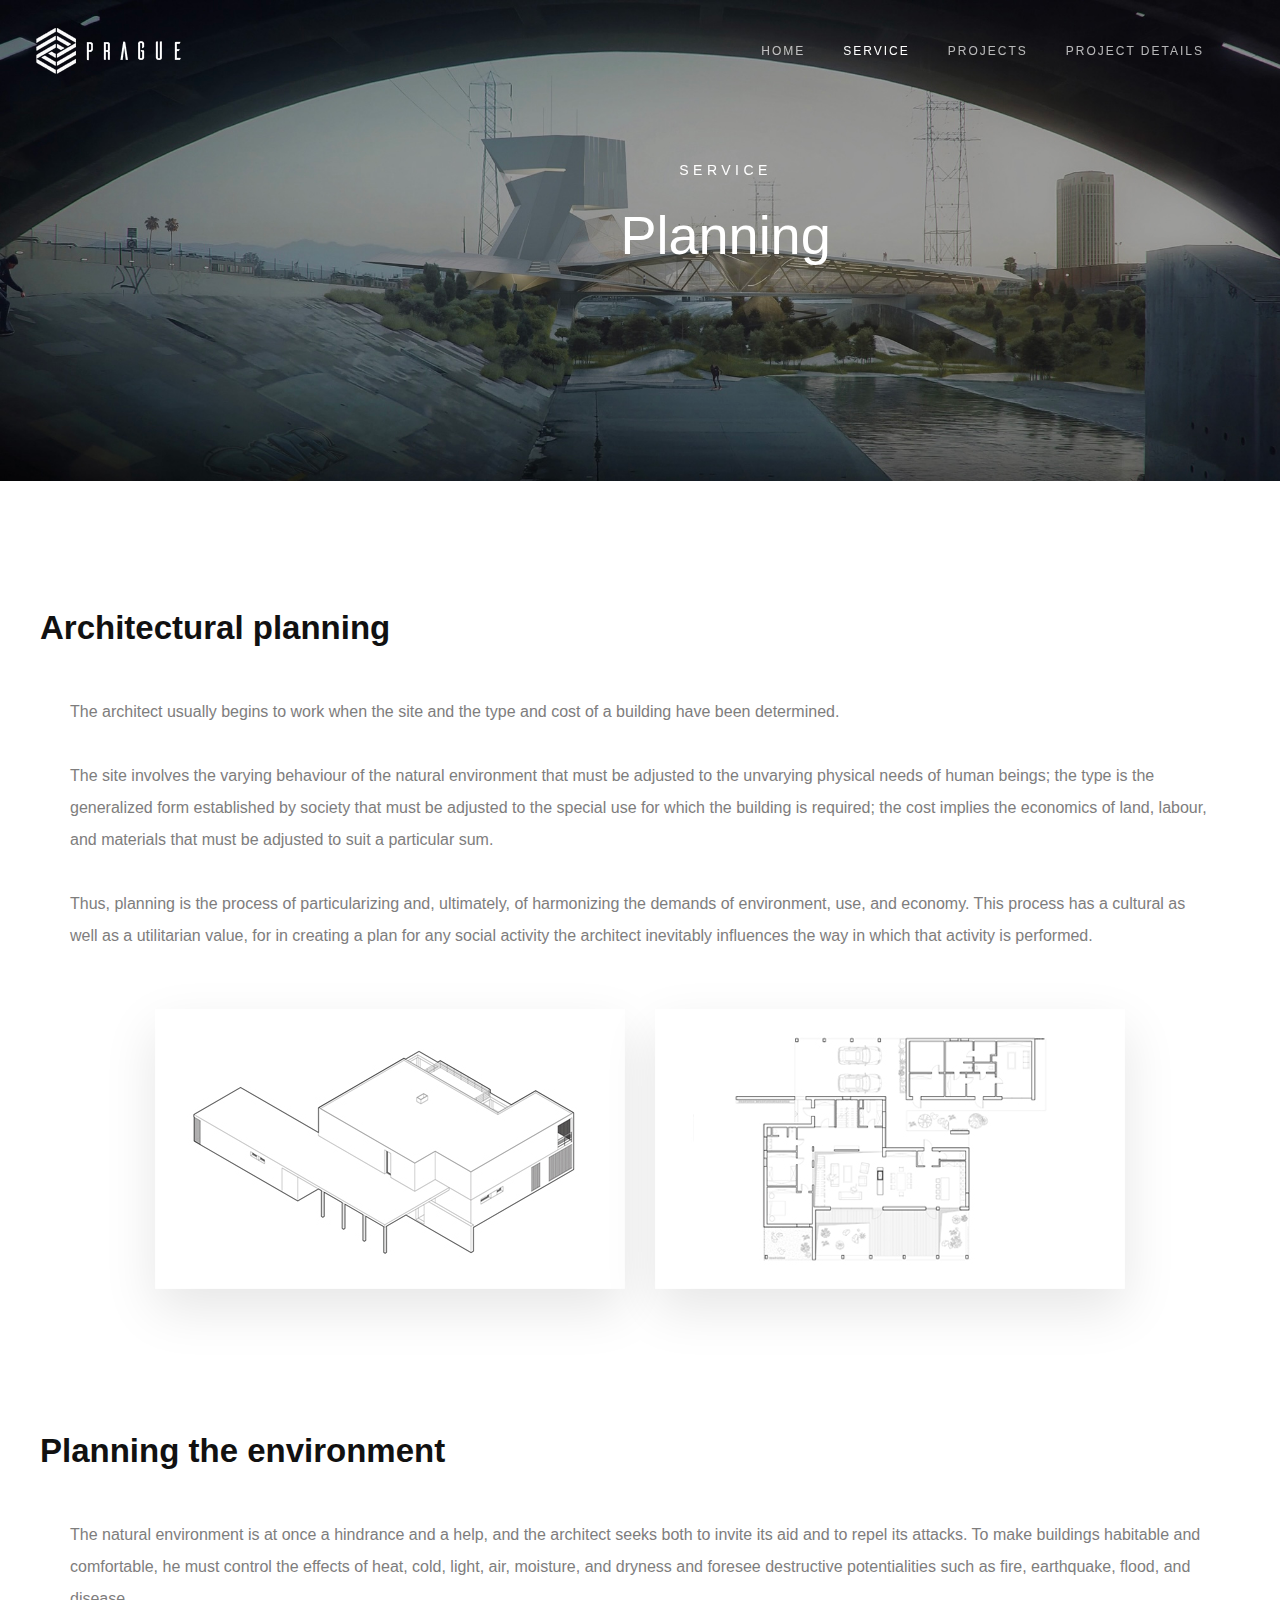
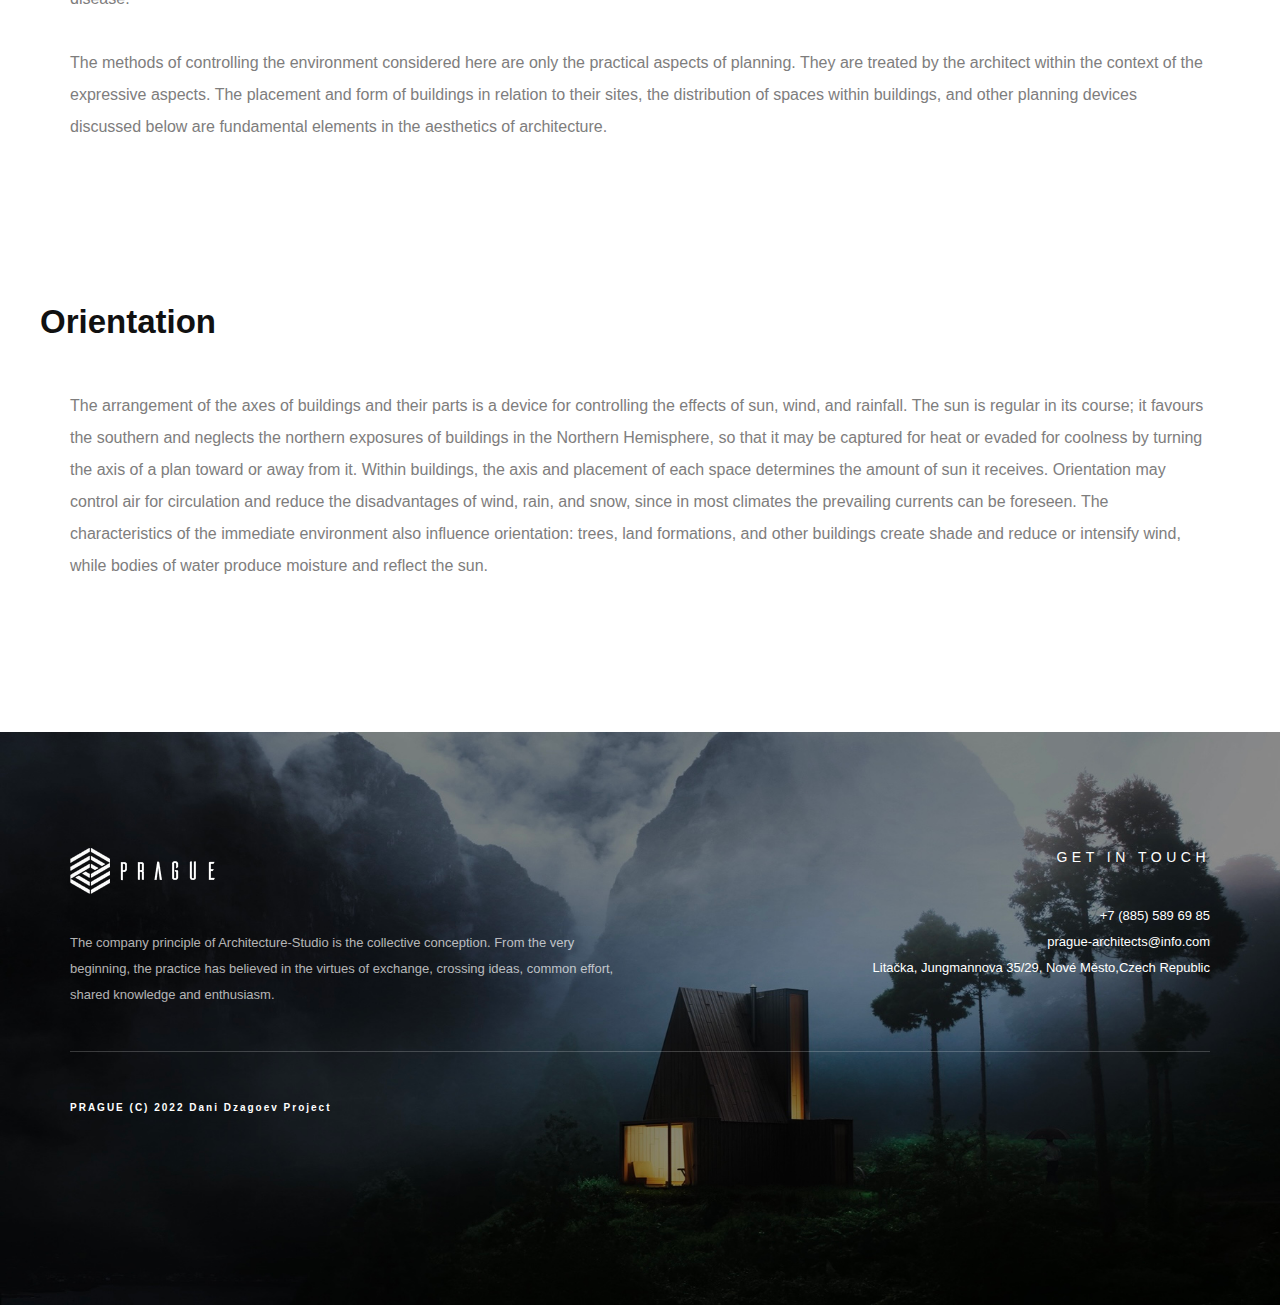
<file: service.html>
<!DOCTYPE html>
<html lang="en">
<head>
    <meta charset="UTF-8">
    <meta http-equiv="X-UA-Compatible" content="IE=edge">
    <meta name="viewport" content="width=device-width, initial-scale=1.0">

    <link rel="stylesheet" href="https://cdnjs.cloudflare.com/ajax/libs/font-awesome/6.2.1/css/all.min.css" 
    integrity="sha512-MV7K8+y+gLIBoVD59lQIYicR65iaqukzvf/nwasF0nqhPay5w/9lJmVM2hMDcnK1OnMGCdVK+iQrJ7lzPJQd1w==" 
    crossorigin="anonymous" referrerpolicy="no-referrer" />
    <link rel="stylesheet" href="https://cdn.jsdelivr.net/npm/bootstrap@4.0.0/dist/css/bootstrap.min.css" 
    integrity="sha384-Gn5384xqQ1aoWXA+058RXPxPg6fy4IWvTNh0E263XmFcJlSAwiGgFAW/dAiS6JXm" crossorigin="anonymous">
    <link rel="stylesheet" href="css/ser.css" type="text/css">
    <link rel="stylesheet" href="css/reset.css" type="text/css">
    <title>Planning – Prague</title>
    <link rel="icon" href="image/logot.png" type="image/icon type">
</head>
<body>
    <nav class="navbar navbar-expand-lg navbar-light fixed" id="navb">
        <a class="navbar-brand logo-a" href="index.html">
            <img src="image/logo-white.png" alt="" >
        </a>
        <button class="navbar-toggler" type="button" data-toggle="collapse" data-target="#navbarText" aria-controls="navbarText" aria-expanded="false" aria-label="Toggle navigation">
          <span class="navbar-toggler-icon"></span>
        </button>
        <div class="collapse navbar-collapse" id="navbarText">
          <ul class="navbar-nav nav-text ul-1">
            <li class="nav-item">
              <a class="nav-link" href="index.html">Home <span class="sr-only">(current)</span></a>
            </li>
            <li class="nav-item">
              <a class="nav-link active" href="service.html">SERVICE</a>
            </li>
            <li class="nav-item">
              <a class="nav-link" href="proj.html">Projects</a>
            </li>
            <li class="nav-item">
                <a class="nav-link" href="proj2.html">Project details</a>
              </li>
          </ul>
        </div>
    </nav>
    
    <div class="banner-1">
        <img src="image/hed2.jpg" alt="" class="" >
        <div class="banner-1-content">
            <div class="">
                <h5>SERVICE</h5>
                <h2> Planning
                </h2>
                </div>
            </div>
        </div>
    </div>

    <section class="sec-3">
        <div class="container">
            <h2>Architectural planning
            </h2>
            <div>
                <p>The architect usually begins to work when the site and the type and cost of a building have been determined.</p>
                <p>The site involves the varying behaviour of the natural environment that must be adjusted to the unvarying physical needs of human beings; the type is the generalized form established by society that must be adjusted to the special use for which the building is required; the cost implies the economics of land, labour, and materials that must be adjusted to suit a particular sum.</p>
                <p>Thus, planning is the process of particularizing and, ultimately, of harmonizing the demands of environment, use, and economy. This process has a cultural as well as a utilitarian value, for in creating a plan for any social activity the architect inevitably influences the way in which that activity is performed.</p>
            </div>
        </div>
    </section>
    <section class="sec-4">
        <div class="conteiner">
            <div class="row">
                <div class="col-6 flex">
                    <img src="image/service-detail-1.jpg" alt="" class="img-1">
                </div>
                <div class="col-6 flex">
                    <img src="image/service-detail-2.jpg" alt="" class="img-2">
                </div>
            </div>
        </div>
    </section>
    <section class="sec-3">
        <div class="container">
            <h2>Planning the environment
            </h2>
            <div>
                <p>The natural environment is at once a hindrance and a help, and the architect seeks both to invite its aid and to repel its attacks. To make buildings habitable and comfortable, he must control the effects of heat, cold, light, air, moisture, and dryness and foresee destructive potentialities such as fire, earthquake, flood, and disease.
                
                </p>
                <p>The methods of controlling the environment considered here are only the practical aspects of planning. They are treated by the architect within the context of the expressive aspects. The placement and form of buildings in relation to their sites, the distribution of spaces within buildings, and other planning devices discussed below are fundamental elements in the aesthetics of architecture.
                    
                </p>
            </div>
        </div>
    </section>
    <section class="sec-3">
        <div class="container">
            <h2>Orientation
            </h2>
            <div>
                <p>The arrangement of the axes of buildings and their parts is a device for controlling the effects of sun, wind, and rainfall. The sun is regular in its course; it favours the southern and neglects the northern exposures of buildings in the Northern Hemisphere, so that it may be captured for heat or evaded for coolness by turning the axis of a plan toward or away from it. Within buildings, the axis and placement of each space determines the amount of sun it receives. Orientation may control air for circulation and reduce the disadvantages of wind, rain, and snow, since in most climates the prevailing currents can be foreseen. The characteristics of the immediate environment also influence orientation: trees, land formations, and other buildings create shade and reduce or intensify wind, while bodies of water produce moisture and reflect the sun.</p>
            </div>
        </div>
    </section>

    <footer class="prague-footer">

        <img src="image/foot.jpg" alt="">
        <div class="container">
        <div class="content-foot">
          <div class="content-foot-child">
          <div class="footer-top-content">
            <div class="row">
            <div class="col-6">
              <img src="image/logo-white.png" alt=""> 
              <div class="clear"></div>
              <div>
                <p>The company principle of Architecture-Studio is the collective conception. From the very beginning, the practice has believed in the virtues of exchange, crossing ideas, common effort, shared knowledge and enthusiasm.</p>
              </div>
            </div>
            <div class="col-6">
              <h5>GET IN TOUCH</h5>
              <div>
                <p>+7 (885) 589 69 85</p>
                <p>prague-architects@info.com</p>
                <p>Litačka, Jungmannova 35/29, Nové Město,Czech Republic</p>
              </div>
            </div>
            </div>
          </div>
          <div class="footer-bottom-content">
            <div>
            <p>PRAGUE (C) 2022 Dani Dzagoev Project</p>
            </div>
          </div>
        </div>
        </div>
        </div>
      </footer>




<script src="js/mine.js"></script>
<script src="https://code.jquery.com/jquery-3.2.1.slim.min.js" integrity="sha384-KJ3o2DKtIkvYIK3UENzmM7KCkRr/rE9/Qpg6aAZGJwFDMVNA/GpGFF93hXpG5KkN" crossorigin="anonymous"></script>
<script src="https://cdn.jsdelivr.net/npm/popper.js@1.12.9/dist/umd/popper.min.js" integrity="sha384-ApNbgh9B+Y1QKtv3Rn7W3mgPxhU9K/ScQsAP7hUibX39j7fakFPskvXusvfa0b4Q" crossorigin="anonymous"></script>
<script src="https://cdn.jsdelivr.net/npm/bootstrap@4.0.0/dist/js/bootstrap.min.js" integrity="sha384-JZR6Spejh4U02d8jOt6vLEHfe/JQGiRRSQQxSfFWpi1MquVdAyjUar5+76PVCmYl" crossorigin="anonymous"></script>
</body>
</html>
</file>
<file: css/styles.css>
/* header */
.nav-text{
    margin-left: auto;
}
.fixed{
    position: fixed;
    width: 100%
;
}
.banner-1 img:nth-child(1){
    height: auto;
    max-width: 100%;
    vertical-align: middle;
}
.logo-a{
    padding: 20px 0px 20px 20px;
}
.active{
    opacity: 1 !important;
}

.ul-1 li a{
    color: white !important;
    display: inline-block;
    font-size: 12px;
    line-height: 18px;
    font-weight: 300;
    letter-spacing: 2px;
    padding: 5px 15px;
    opacity: 0.7;
    padding-left: 15px !important;
    padding-right: 15px !important;
    text-transform: uppercase;
    transition: 1s;
}
.ul-1 li a:hover{
    opacity: 1;
}
.ul-1 li{
    margin-left: 8px;
}
.ul-1{
    padding-top: 0px;
    padding-right: 45px;
}
/* header */
/* ban-1 */
.banner-1-content{
    max-width: 1170px;
    position: relative;
    text-align: center;
    width: 100%;
    z-index: 2;
}
.banner-1-content div:nth-child(1){
    position: absolute;
    right: 0;
    bottom: 253px;
    z-index: -1;
}
.banner-1-content div h5{
    font-family: "Roboto",sans-serif;
    font-size: 14px;
    line-height: 18px;
    letter-spacing: 4.5px;
    font-weight: 300;
    color: white;
}
.banner-1-content div h2{
    margin-top: 24px;
    margin-bottom: 0;
    font-size: 54px;
    color: white;
}
.banner-1-content div div:nth-child(3){
    margin-top: 26px;
}
.banner-1-content div div:nth-child(3) p{
    margin-bottom: 0;
    opacity: 0.7;
    font-size: 16px;
    line-height: 32px;
    font-weight: 400;
    color: #c1c7d2;
}
.banner-1-content div a{
    color: white;
    margin-top: 40px;
    font-size: 11px;
    line-height: 18px;
    font-weight: 500;
    letter-spacing: 1.7px;
    display: inline-block;
    text-decoration: none;
    position: relative;
    -webkit-box-sizing: border-box;
    box-sizing: border-box;
    padding: 15px 46px;
    background-color: transparent;
    border: none;
    color: white;
}
.banner-1-content div a span{
    border: 1px solid white;
    padding: 16px 46px;
    text-transform: uppercase;
    transition: 900ms;
}
.banner-1-content div a span:hover{
    background-color: white;
    color: black;
}
.scroll{
    background-color: #111111;
    z-index: 5;
    transition: 300ms;
}
#navb{
    transition: 800ms;
}
/* ban-1 */
/* sec-2 */
.section-2{
    margin-top: 188px;
}
.a-14{
    width: 100%;
}
.sec-2-div-2 h5{
    font-size: 14px;
    line-height: 18px;
    letter-spacing: 4.5px;
    font-weight: 300;
    color: #111111;
}
.sec-2-div-2 h2{
    margin-top: 18px;
    margin-bottom: 0;
    letter-spacing: 0.9px;
    font-size: 40px;
    line-height: 44px;
    font-weight: 600;
}
.sec-2-div-2 div{
    color: #7e7d7d;
    margin-top: 15px;
}
.sec-2-div-2 div p:nth-child(1){
    margin-bottom: 32px;
    font-size: 16px;
    line-height: 32px;
    font-weight: 400;

}
.sec-2-div-2 div p:nth-child(2){
    font-size: 16px;
    line-height: 32px;
    font-weight: 400;
    margin-top: 10px;
}
.sec-2-div-2{
    padding-left: 75px;
}
/* sec-2 */
/* tit-3 */
.title-3 h5{
    font-size: 14px;
    line-height: 18px;
    letter-spacing: 4.5px;
    font-weight: 300;
    color: #111111;
    padding-bottom: 12px;
    text-transform: uppercase;
}
.title-3 h2{
    margin-bottom: 0;
    letter-spacing: 0.9px;
    font-size: 40px;
    line-height: 44px;
    font-weight: 600;
}
.title-3{
    padding-top: 80px;
    padding-bottom: 30px;
}
/* tit-3 */
/* sec-4 */
.section-4-e{
    padding-top: 8px;
}
.section-4{
    padding-top: 60px;
}
.sec-4-div-2 h5{
    font-size: 12px;
    line-height: 18px;
    font-weight: 300;
    color: #111111;
    padding-bottom: 12px;
    text-transform: uppercase;
}
.sec-4-div-2 h2{
    margin-bottom: 0;
    letter-spacing: 0.9px;
    font-size: 33px;
    line-height: 44px;
    font-weight: 600;
}
.sec-4-div-2 div{
    color: #7e7d7d;
    margin-top: 22px;
}
.sec-4-div-2 div p{
    margin-bottom: 32px;
    font-size: 16px;
    line-height: 32px;
    font-weight: 400;
}
.section-4 div div:nth-child(1) img{
    width: 687px;
    height: 420px;
}
.section-4-e div div:nth-child(1) img{
    width: 687px;
    height: 420px;
}
.sec-4-div-2{
    display: flex;
    flex-wrap: wrap;
    flex-direction: column;
    justify-content: center;
}
.sec-4-div-2 h5::after{
    content: '';
    display: inline-block;
    position: absolute;
    top: 21.5%;
    height: 1px;
    width: 85px;
    background-color: #111111;
    right: 100%;
}
/* sec-4 */
.section-5{
    padding-top: 60px;
}
.sec-5-div-1 h5{
    font-size: 12px;
    line-height: 18px;
    font-weight: 300;
    color: #111111;
    padding-bottom: 12px;
    text-transform: uppercase;

}
.sec-5-div-1 h2{
    margin-bottom: 0;
    letter-spacing: 0.9px;
    font-size: 33px;
    line-height: 44px;
    font-weight: 600;

}
.sec-5-div-1 div{
    color: #7e7d7d;
    margin-top: 22px;
}
.sec-5-div-1 div p{
    margin-bottom: 32px;
    font-size: 16px;
    line-height: 32px;
    font-weight: 400;

}
.section-5 div div:nth-child(1) img{
    width: 687px;
    height: 420px;
}
.sec-5-div-1{
    display: flex;
    flex-wrap: wrap;
    flex-direction: column;
    justify-content: center;
}
.sec-5-div-1 h5::after{
    content: '';
    display: inline-block;
    position: absolute;
    top: 12.5%;
    height: 1px;
    width: 85px;
    background-color: #111111;
    margin-left: 15px;
    z-index: 3;
}
.sec-5-div-1{
    text-align: right;
}
.e2015::after{
    top: 25.3% !important;
}
/* sec-5 */
/* footer */
footer img{
    height: 573px;
    width: 100%;
    vertical-align: middle;
}
footer{
    margin-top: 150px;
}
.content-foot{
    max-width: 1170px;
    position: relative;
    text-align: center;
    width: 100%;
    z-index: 2;
}
.content-foot-child{
    position: absolute;
    left: 0;
    bottom: 188px;
    z-index: -1;
}
.footer-top-content div:nth-child(1) img{
    width: 145px;
    height: 46px;
    float: left;
}
.footer-top-content div:nth-child(1) div:nth-child(3){
    margin-top: 36px;
    max-width: 966px;
    text-align: left;
    font-size: 13px;
    line-height: 26px;
    font-weight: 400;
    color: rgba(255, 255, 255, 0.7);
}
.footer-top-content div:nth-child(1) div p{
    margin-bottom: 10px;
}
.footer-top-content div:nth-child(2){
    text-align: right;
}
.footer-top-content div:nth-child(2) h5{
    font-weight: 300;
    font-style: normal;
    letter-spacing: 4.5px;
    color: white;
    margin-top: 0;
    margin-bottom: 37px;
    font-size: 14px;
    line-height: 18px;
}
.footer-top-content div:nth-child(2) div{
    font-size: 13px;
    line-height: 26px;
    font-weight: 400;
    color: white;
}
.footer-top-content div:nth-child(2) div p{
    margin-bottom: 0px;
}
.footer-top-content::after{
    content: '';
    display: table;
    clear: both;
}
.footer-top-content{
    padding-bottom: 33px;
    border-bottom: 1px solid rgba(255, 255, 255, 0.2);
}
.footer-bottom-content{
    padding-top: 47px;
}
.footer-bottom-content div{
    float: left;
    width: 50%;
    font-size: 10px;
    line-height: 18px;
    letter-spacing: 2px;
    font-weight: 700;
    color: white;
}
.footer-bottom-content div p{
    text-align: left;
}
/* footer */

@media screen and (max-width: 1300px){
    .banner-1-content div:nth-child(1) {
        position: absolute;
        right: 117px;
        bottom: 168px;
        z-index: -1;
    }    
}
@media screen and (max-width: 1200px) {
    .section-4-e div div:nth-child(1) img {
        width: 575px;
        height: 350px;
    }
    .section-5 div div:nth-child(1) img {
        width: 575px;
        height: 350px;
    }
    .section-4 div div:nth-child(1) img {
        width: 575px;
        height: 350px;
    }

}
@media screen and (max-width: 1150px) {
    .banner-1-content div:nth-child(1) {
        position: absolute;
        right: 215px;
        bottom: 195px;
        z-index: -1;
    }
    .banner-1-content div h5 {
        font-family: "Roboto",sans-serif;
        font-size: 12px;
    }
    .banner-1-content div h2 {
        margin-top: 24px;
        margin-bottom: 0;
        font-size: 45px;
        color: white;
    }
    .banner-1-content div div:nth-child(3) {
        margin-top: 18px;
    }
    .banner-1-content div div:nth-child(3) p {
        margin-bottom: 0;
        opacity: 0.7;
        font-size: 15px;
        line-height: 30px;
        font-weight: 400;
        color: #c1c7d2;
    }
    .banner-1-content div a {
        color: white;
        margin-top: 28px;
        font-size: 8px;
        line-height: 13px;
        font-weight: 500;
        letter-spacing: 1.7px;
        display: inline-block;
        text-decoration: none;
        position: relative;
        -webkit-box-sizing: border-box;
        box-sizing: border-box;
        padding: 11px 28px;
        background-color: transparent;
        border: none;
        color: white;
    }
}
@media screen and (max-width: 1030px) {
    .banner-1-content div:nth-child(1) {
        position: absolute;
        right: 144px;
        bottom: 135px;
        z-index: -1;
    }
    .section-2 {
        margin-top: 100px;
    }
    .sec-2-div-2 h2 {
        margin-top: 9px;
        margin-bottom: 0;
        letter-spacing: 0.9px;
        font-size: 23px;
        line-height: 31px;
        font-weight: 600;
    }
    .sec-2-div-2 div {
        color: #7e7d7d;
        margin-top: 9px;
    }
    .sec-2-div-2 div p:nth-child(1) {
        margin-bottom: 9px;
        font-size: 13px;
        line-height: 25px;
        font-weight: 400;
    }
    .sec-2-div-2 div p:nth-child(2) {
        font-size: 13px;
        line-height: 25px;
        font-weight: 400;
        margin-top: 11px;
    }
    .section-4-e div div:nth-child(1) img {
        width: 528px;
        height: 323px;
        margin-left: 30px;
    }
    .section-4 div div:nth-child(1) img {
        width: 528px;
        height: 323px;
        margin-left: 30px;
    }
    .section-5 div div:nth-child(1) img {
        width: 528px;
        height: 323px;
    }
    .sec-4-div-2 h5::after {
        content: '';
        display: inline-block;
        position: absolute;
        top: 21.5%;
        height: 1px;
        width: 82px;
        background-color: #111111;
        right: 100%;
    }
    .sec-4-div-2 h5 {
        font-size: 12px;
        line-height: 7px;
    }
    .sec-4-div-2 h2 {
        margin-bottom: 0;
        letter-spacing: 0.7px;
        font-size: 24px;
        line-height: 15px;
    }
    .sec-4-div-2 div p {
        margin-bottom: 35px;
        font-size: 13px;
        line-height: 24px;
    }
    .sec-5-div-1 h5 {
        font-size: 12px;
        line-height: 7px;
    }
    .sec-5-div-1 h2 {
        margin-bottom: 0;
        letter-spacing: 0.7px;
        font-size: 24px;
        line-height: 24px;
    }
    .sec-5-div-1 div p {
        margin-bottom: 35px;
        font-size: 13px;
        line-height: 24px;
    }

}
@media screen and (max-width: 990px) {
    .section-4-e div div:nth-child(1) img {
        width: 429px;
        height: 262px;
        margin-left: 0px;
    }
    .section-4 div div:nth-child(1) img {
        width: 429px;
        height: 262px;
        margin-left: 0px;
    }
    .section-5 div div:nth-child(1) img {
        width: 429px;
        height: 262px;
        margin-left: 0px;
    }
    
}
@media screen and (max-width: 870px) {
    .banner-1-content div:nth-child(1) {
        position: absolute;
        right: 109px;
        bottom: 126px;
        z-index: -1;
    }
    .banner-1-content div h2 {
        margin-top: 14px;
        margin-bottom: 0;
        font-size: 35px;
    }
    .banner-1-content div div:nth-child(3) p {
        margin-bottom: 0;
        opacity: 0.7;
        font-size: 13px;
    }
    .banner-1-content div a span {
        border: 1px solid white;
        padding: 10px 25px;
    }
    .banner-1-content div a {
        margin-top: 5px;
        font-size: 7px;
    }
}
@media screen and (max-width: 780px) {
    .ul-1 li a {
        color: white !important;
        display: inline-block;
        font-size: 10px;
        line-height: 14px;
        font-weight: 300;
        letter-spacing: 2px;
        padding: 2px 15px;
        opacity: 0.7;
        padding-left: 15px !important;
        padding-right: 15px !important;
        text-transform: uppercase;
        transition: 1s;
    }
    .banner-1-content div h5 {
        font-family: "Roboto",sans-serif;
        font-size: 11px;
        line-height: 2px;
    }
    .banner-1-content div h2 {
        margin-top: 11px;
        margin-bottom: 0;
        font-size: 27px;
    }
    .banner-1-content div div:nth-child(3) {
        margin-top: 3px;
    }
    .banner-1-content div div:nth-child(3) p {
        margin-bottom: 0;
        opacity: 0.7;
        font-size: 10px;
    }
    .banner-1-content div div:nth-child(3) p {
        margin-bottom: -10px;
        opacity: 0.7;
        font-size: 10px;
    }
    .banner-1-content div a {
        margin-top: 13px;
        font-size: 7px;
    }
    .banner-1-content div:nth-child(1) {
        position: absolute;
        right: 109px;
        bottom: 146px;
        z-index: -1;
    }
    .sec-2-div-2 h5 {
        font-size: 11px;
        line-height: 6px;
    }    
    .sec-2-div-2 h2 {
        margin-top: 9px;
        margin-bottom: 0;
        letter-spacing: 0.9px;
        font-size: 14px;
        line-height: 21px;
    }
    .sec-2-div-2 div {
        color: #7e7d7d;
        margin-top: 4px;
    }
    .sec-2-div-2 div p:nth-child(1) {
        margin-bottom: 4px;
        font-size: 9px;
        line-height: 16px;
        font-weight: 400;
    }
    .sec-2-div-2 div p:nth-child(2) {
        font-size: 9px;
        line-height: 16px;
        font-weight: 400;
        margin-top: 11px;
    }
    .title-3 {
        padding-top: 60px;
        padding-bottom: 30px;
    }
    .title-3 h5 {
        font-size: 9px;
        line-height: 5px;
        padding-bottom: 5px;
    }
    .title-3 h2 {
        margin-bottom: 0;
        letter-spacing: 0.9px;
        font-size: 26px;
        line-height: 34px;
        font-weight: 600;
    }
    .section-4-e div div:nth-child(1) img {
        width: 312px;
        height: 190px;
        margin-left: 0px;
    }
    .section-4 div div:nth-child(1) img {
        width: 312px;
        height: 190px;
        margin-left: 0px;
    }
    .section-5 div div:nth-child(1) img {
        width: 312px;
        height: 190px;
        margin-left: 0px;
    }
    .sec-4-div-2 h2 {
        margin-bottom: 0;
        letter-spacing: 0.7px;
        font-size: 16px;
        line-height: 0px;
    }
    .sec-4-div-2 h5 {
        font-size: 12px;
        line-height: 8px;
    }
    .sec-4-div-2 div {
        color: #7e7d7d;
        margin-top: 13px;
    }
    .sec-4-div-2 div p {
        margin-bottom: 2px;
        font-size: 10px;
        line-height: 16px;
    }
    .sec-4-div-2 h5::after {
        content: '';
        display: inline-block;
        position: absolute;
        top: 21.5%;
        height: 1px;
        width: 49px;
        background-color: #111111;
        right: 100%;
    }
    .sec-5-div-1 h2 {
        margin-bottom: 0;
        letter-spacing: 0.7px;
        font-size: 16px;
        line-height: 17px;
    }
    .sec-5-div-1 h5 {
        font-size: 12px;
        line-height: 8px;
    }
    .sec-5-div-1 div {
        color: #7e7d7d;
        margin-top: 13px;
    }
    .sec-5-div-1 div p {
        margin-bottom: 2px;
        font-size: 10px;
        line-height: 16px;
    }
}
@media screen and (max-width: 557px) {
    .banner-1-content div h5 {
        font-family: "Roboto",sans-serif;
        font-size: 9px;
        line-height: 2px;
    }
    .banner-1-content div h2 {
        margin-top: 11px;
        margin-bottom: 0;
        font-size: 19px;
    }
    .banner-1-content div div:nth-child(3) p {
        margin-bottom: -10px;
        opacity: 0.7;
        font-size: 8px;
    }
    .banner-1-content div a {
        margin-top: 9px;
        font-size: 6px;
    }
    .banner-1-content div a span {
        border: 1px solid white;
        padding: 7px 18px;
    }
    .banner-1-content div:nth-child(1) {
        position: absolute;
        right: 91px;
        bottom: 84px;
        z-index: -1;
    }
    .sec-2-div-2 {
        padding-left: 26px;
    }
    .sec-2-div-2 h5 {
        font-size: 9px;
        line-height: 8px;
        letter-spacing: 3.5px;
    }
    .sec-2-div-2 h2 {
        margin-top: 4px;
        margin-bottom: 0;
        letter-spacing: 0.6px;
        font-size: 14px;
        line-height: 21px;
        font-weight: 600;
    }
    .sec-2-div-2 div {
        color: #7e7d7d;
        margin-top: 2px;
    }
    .sec-2-div-2 div p:nth-child(1) {
        margin-bottom: 3px;
        font-size: 7px;
        line-height: 13px;
        font-weight: 400;
    }
    .sec-2-div-2 div p:nth-child(2) {    
        margin-bottom: 3px;
        font-size: 7px;
        line-height: 13px;
        font-weight: 400;
        margin-top: 4px;
    }
    .title-3 {
        padding-top: 40px;
        padding-bottom: 20px;
    }
    .title-3 h5 {
        font-size: 7px;
        line-height: 1px;
        letter-spacing: 2.5px;
    }
    .title-3 h2 {
        margin-bottom: 0;
        letter-spacing: 0.7px;
        font-size: 18px;
        line-height: 17px;
    }
    .section-4-e div div:nth-child(1) img {
        width: 229px;
        height: 140px;
    }
    .sec-4-div-2 {
        padding-left: 0px;
    }
    .sec-4-div-2 h5 {
        font-size: 8px;
        line-height: 18px;
        font-weight: 300;
        color: #111111;
        padding-bottom: 4px;
    }        
    .sec-4-div-2 h5::after {
        content: '';
        display: inline-block;
        position: absolute;
        top: 5.75%;
        height: 1px;
        width: 23px;
        background-color: #111111;
        right: 103%;
    }
    .sec-4-div-2 h2 {
        margin-bottom: 0;
        letter-spacing: 0.7px;
        font-size: 13px;
        line-height: 5px;
        font-weight: 600;
    }
    .sec-4-div-2 div p {
        margin-bottom: 32px;
        font-size: 7px;
        line-height: 12px;    
        font-weight: 400;
    }
    .sec-4-div-2 div {
        color: #7e7d7d;
        margin-top: 11px;
    }    
    .sec-5-div-1 h5 {
        font-size: 8px;
        line-height: 18px;
        font-weight: 300;
        color: #111111;
        padding-bottom: 4px;
    }
    .section-5 div div:nth-child(1) img {
        width: 229px;
        height: 140px;
    }
    .sec-5-div-1 h2 {
        margin-bottom: 0;
        letter-spacing: 0.7px;
        font-size: 13px;
        line-height: 12px;
        font-weight: 600;
    }
    .sec-5-div-1 div p {
        margin-bottom: 32px;
        font-size: 8px;
        line-height: 14px;
        font-weight: 400;
    }
    .sec-5-div-1 div {
        color: #7e7d7d;
        margin-top: 11px;
    }
    .sec-5-div-1 h5::after {
        content: '';
        display: inline-block;
        position: absolute;
        top: 3.8%;
        height: 1px;
        width: 34px;
        background-color: #111111;
        margin-left: 5px;
        z-index: 3;
    }
    .section-4 div div:nth-child(1) img {
        width: 229px;
        height: 140px;
    }
    .footer-top-content div:nth-child(1) img {
        width: 75px;
        height: 22px;
        float: left;
    }
    .footer-top-content div:nth-child(1) div:nth-child(3) {
        margin-top: 16px;
        max-width: 1010px;
        text-align: left;
        font-size: 9px;
        line-height: 15px;
        font-weight: 400;
        color: rgba(255, 255, 255, 0.7);
    }
    .footer-top-content div:nth-child(2) h5 {
        font-weight: 300;
        font-style: normal;
        letter-spacing: 4.5px;
        color: white;
        margin-top: 0;
        margin-bottom: 16px;
        font-size: 10px;
        line-height: 18px;
    }
    .footer-top-content div:nth-child(2) div {
        font-size: 8px;
        line-height: 19px;
        font-weight: 400;
        color: white;
    }
    .footer-top-content {
        padding-bottom: 6px;
        border-bottom: 1px solid rgba(255, 255, 255, 0.2);
    }
    .footer-bottom-content {
        padding-top: 10px;
    }
    .footer-bottom-content div {
        float: left;
        width: 50%;
        font-size: 5px;
        line-height: 18px;
        letter-spacing: 2px;
        font-weight: 700;
        color: white;
    }
    footer {
        margin-top: 50px;
    }
    .content-foot-child {
        position: absolute;
        left: 0;
        bottom: 49px;
        z-index: -1;
    }
    footer img {
        height: 249px;
        width: 100%;
        vertical-align: middle;
    }
    .section-2 {
        margin-top: 63px;
    }
    .section-4 {
        padding-top: 20px;
    }
    .logo-a img{
        width: 100px;
    }
}

@media screen and (max-width: 416px){
    .banner-1-content div h5 {
        font-family: "Roboto",sans-serif;
        font-size: 8px;
        line-height: 2px;
    }
    .banner-1-content div h2 {
        margin-top: 8px;
        margin-bottom: -4px;
        font-size: 16px;
    }
    .banner-1-content div div:nth-child(3) p {
        margin-bottom: -10px;
        opacity: 0.7;
        font-size: 6px;
    }
    .banner-1-content div a {
        margin-top: 6px;
        font-size: 5px;
    }
    .banner-1-content div a span {
        border: 1px solid white;
        padding: 7px 13px;
    }
    .banner-1-content div:nth-child(1) {
        position: absolute;
        right: 61px;
        bottom: 40px;
        z-index: -1;
    }
    .sec-4-div-2 h5::after {
        content: '';
        display: inline-block;
        position: absolute;
        top: 13.75%;
        height: 1px;
        width: 36px;
        background-color: #111111;
        right: 103%;
    }
}
@media screen and (max-width: 416px){
    .logo-a img{
        width: 75px;
        height: 22px;
    }
    .navbar-toggler{
        font-size: 10px;
        border: none;
    }
    .sec-4-div-2 h5 {
        font-size: 7px;
    }
    .sec-4-div-2 h2 {
        margin-bottom: 0;
        letter-spacing: 0.7px;
        font-size: 11px;
    }
    .sec-4-div-2 div {
        color: #7e7d7d;
        margin-top: 6px;
    }
    .sec-4-div-2 h5::after {
        content: '';
        display: inline-block;
        position: absolute;
        top: 11.75%;
        height: 1px;
        width: 25px;
    }
    .sec-5-div-1 h2 {
        margin-bottom: 0;
        letter-spacing: 0.7px;
        font-size: 10px;
    }
    .sec-5-div-1 div {
        color: #7e7d7d;
        margin-top: 6px;
    }
    .sec-5-div-1 div p {
        margin-bottom: 32px;
        font-size: 7px;
    }    
}
</file>
<file: css/proj.css>
/* header */
.nav-text{
    margin-left: auto;
}
.fixed{
    position: fixed;
    width: 100%;
}
.banner-1 img:nth-child(1){
    height: auto;
    max-width: 100%;
    vertical-align: middle;
}
.logo-a{
    padding: 20px 0px 20px 20px;
}
.active{
    opacity: 1 !important;
}

.ul-1 li a{
    color: #111 !important;
    display: inline-block;
    font-size: 12px;
    line-height: 18px;
    font-weight: 300;
    letter-spacing: 2px;
    padding: 5px 15px;
    opacity: 0.7;
    padding-left: 15px !important;
    padding-right: 15px !important;
    text-transform: uppercase;
    transition: 1s;
}
.ul-1 li a:hover{
    opacity: 1;
}
.ul-1 li{
    margin-left: 8px;
}
.ul-1{
    padding-top: 0px;
    padding-right: 45px;
}
.scroll{
    background-color: white;
    z-index: 5;
    transition: 300ms;
}
/* header */
/* sec-1 */
.sec-1{
    padding: 130px 0px 30px 0px;
}
.card-1 a{
    position: relative;
    display: block;
    overflow: hidden;
    cursor: pointer;
    height: 220px;
}
.card-1 div:nth-child(2) h3{
    text-transform: none;
    margin-top: 0;
    margin-bottom: 0;
    color: #111111;
    font-weight: 500;
    opacity: 1;
    font-size: 20px;
    line-height: 32px;
    padding-top: 10px;
}
.card-1 div:nth-child(2) h5{
    font-size: 12px;
    line-height: 26px;
    font-weight: 300;
    color: #111111;
    margin-top: -1px;
}
.card-1 div:nth-child(2){
    text-align: center;
}
.bg-1{
    background-image: url(../image/download.jpg);
}
.bg-2{
    background-image: url(../image/download-1.jpg);
}
.bg-3{
    background-image: url(../image/download-2.jpg);
}
.bg-4{
    background-image: url(../image/download-3.jpg);
}
.bg-5{
    background-image: url(../image/download-4.jpg);
}
.bg-6{
    background-image: url(../image/download-5.jpg);
}
.bg-7{
    background-image: url(../image/download-6.jpg);
}
.bg-8{
    background-image: url(../image/download-7.jpg);
}
.bg-9{
    background-image: url(../image/download-8.jpg);
}
.bg-10{
    background-image: url(../image/download-9.jpg);
}
.bg-11{
    background-image: url(../image/download-10.jpg);
}
.bg-12{
    background-image: url(../image/download-11.jpg);
}
.card-1 a div{
    background-position: center;
    background-size: cover;
    background-repeat: no-repeat;
    height: 220px;
}
.card-1{
    float: left;
    padding: 20px 14px;
}
/* sec-1 */
/* footer */
footer img{
    height: 573px;
    width: 100%;
    vertical-align: middle;
}
footer{
    margin-top: 150px;
}
.content-foot{
    max-width: 1170px;
    position: relative;
    text-align: center;
    width: 100%;
    z-index: 2;
}
.content-foot-child{
    position: absolute;
    left: 0;
    bottom: 188px;
    z-index: -1;
}
.footer-top-content div:nth-child(1) img{
    width: 145px;
    height: 46px;
    float: left;
}
.footer-top-content div:nth-child(1) div:nth-child(3){
    margin-top: 36px;
    max-width: 966px;
    text-align: left;
    font-size: 13px;
    line-height: 26px;
    font-weight: 400;
    color: rgba(255, 255, 255, 0.7);
}
.footer-top-content div:nth-child(1) div p{
    margin-bottom: 10px;
}
.footer-top-content div:nth-child(2){
    text-align: right;
}
.footer-top-content div:nth-child(2) h5{
    font-weight: 300;
    font-style: normal;
    letter-spacing: 4.5px;
    color: white;
    margin-top: 0;
    margin-bottom: 37px;
    font-size: 14px;
    line-height: 18px;
}
.footer-top-content div:nth-child(2) div{
    font-size: 13px;
    line-height: 26px;
    font-weight: 400;
    color: white;
}
.footer-top-content div:nth-child(2) div p{
    margin-bottom: 0px;
}
.footer-top-content::after{
    content: '';
    display: table;
    clear: both;
}
.footer-top-content{
    padding-bottom: 33px;
    border-bottom: 1px solid rgba(255, 255, 255, 0.2);
}
.footer-bottom-content{
    padding-top: 47px;
}
.footer-bottom-content div{
    float: left;
    width: 50%;
    font-size: 10px;
    line-height: 18px;
    letter-spacing: 2px;
    font-weight: 700;
    color: white;
}
.footer-bottom-content div p{
    text-align: left;
}
/* footer */
</file>
<file: css/proj2.css>
/* header */
.nav-text{
    margin-left: auto;
}
.fixed{
    position: fixed;
    width: 100%
;
}
.banner-1 img:nth-child(1){
    height: auto;
    max-width: 100%;
    vertical-align: middle;
}
.logo-a{
    padding: 20px 0px 20px 20px;
}
.active{
    opacity: 1 !important;
}

.ul-1 li a{
    color: white !important;
    display: inline-block;
    font-size: 12px;
    line-height: 18px;
    font-weight: 300;
    letter-spacing: 2px;
    padding: 5px 15px;
    opacity: 0.7;
    padding-left: 15px !important;
    padding-right: 15px !important;
    text-transform: uppercase;
    transition: 1s;
}
.ul-1 li a:hover{
    opacity: 1;
}
.ul-1 li{
    margin-left: 8px;
}
.ul-1{
    padding-top: 0px;
    padding-right: 45px;
}
/* header */
/* ban-1 */
.banner-1-content{
    max-width: 1170px;
    position: relative;
    text-align: center;
    width: 100%;
    z-index: 220;
}
.banner-1-content div:nth-child(1){
    position: absolute;
    right: 29%;
    bottom: 213px;
    z-index: -1;
}
.banner-1-content div h5{
    font-family: "Roboto",sans-serif;
    font-size: 14px;
    line-height: 18px;
    letter-spacing: 4.5px;
    font-weight: 300;
    color: white;
}
.banner-1-content div h2{
    margin-top: 24px;
    margin-bottom: 0;
    font-size: 54px;
    color: white;
}
.banner-1-content div div:nth-child(3){
    margin-top: 26px;
}
.banner-1-content div div:nth-child(3) p{
    margin-bottom: 0;
    opacity: 0.7;
    font-size: 16px;
    line-height: 32px;
    font-weight: 400;
    color: #c1c7d2;
}
.banner-1-content div a{
    color: white;
    margin-top: 40px;
    font-size: 11px;
    line-height: 18px;
    font-weight: 500;
    letter-spacing: 1.7px;
    display: inline-block;
    text-decoration: none;
    position: relative;
    -webkit-box-sizing: border-box;
    box-sizing: border-box;
    padding: 15px 46px;
    background-color: transparent;
    border: none;
    color: white;
}
.banner-1-content div a span{
    border: 1px solid white;
    padding: 16px 46px;
    text-transform: uppercase;
    transition: 900ms;
}
.banner-1-content div a span:hover{
    background-color: white;
    color: black;
}
.scroll{
    background-color: #111111;
    z-index: 5;
    transition: 300ms;
}
#navb{
    transition: 800ms;
}
/* ban-1 */
/* sec-3 */
.sec-3 div div{
    height: 100%;
}
.sec-3 div div img{
    max-width: 70%;
    max-height: 70%;
}
.sec-3 div div{
    text-align: center;
}
.sec-3 div{
    align-items: center;
}
.sec-3{
    padding-top: 69px;
    padding-bottom: 20px;
}
/* sec-3 */
/* footer */
footer img{
    height: 573px;
    width: 100%;
    vertical-align: middle;
}
footer{
    margin-top: 150px;
}
.content-foot{
    max-width: 1170px;
    position: relative;
    text-align: center;
    width: 100%;
    z-index: 2;
}
.content-foot-child{
    position: absolute;
    left: 0;
    bottom: 188px;
    z-index: -1;
}
.footer-top-content div:nth-child(1) img{
    width: 145px;
    height: 46px;
    float: left;
}
.footer-top-content div:nth-child(1) div:nth-child(3){
    margin-top: 36px;
    max-width: 966px;
    text-align: left;
    font-size: 13px;
    line-height: 26px;
    font-weight: 400;
    color: rgba(255, 255, 255, 0.7);
}
.footer-top-content div:nth-child(1) div p{
    margin-bottom: 10px;
}
.footer-top-content div:nth-child(2){
    text-align: right;
}
.footer-top-content div:nth-child(2) h5{
    font-weight: 300;
    font-style: normal;
    letter-spacing: 4.5px;
    color: white;
    margin-top: 0;
    margin-bottom: 37px;
    font-size: 14px;
    line-height: 18px;
}
.footer-top-content div:nth-child(2) div{
    font-size: 13px;
    line-height: 26px;
    font-weight: 400;
    color: white;
}
.footer-top-content div:nth-child(2) div p{
    margin-bottom: 0px;
}
.footer-top-content::after{
    content: '';
    display: table;
    clear: both;
}
.footer-top-content{
    padding-bottom: 33px;
    border-bottom: 1px solid rgba(255, 255, 255, 0.2);
}
.footer-bottom-content{
    padding-top: 47px;
}
.footer-bottom-content div{
    float: left;
    width: 50%;
    font-size: 10px;
    line-height: 18px;
    letter-spacing: 2px;
    font-weight: 700;
    color: white;
}
.footer-bottom-content div p{
    text-align: left;
}
/* footer */
@media screen and(max-width: 767px) {
    .banner-1{
        min-height: 35vh;
    }

}
.sec-3 div div img {
    max-width: 70%;
    max-height: 70%;
    padding: 20px;
}
</file>
<file: css/ser.css>
/* header */
.nav-text{
    margin-left: auto;
}
.fixed{
    position: fixed;
    width: 100%
;
}
.banner-1 img:nth-child(1){
    height: auto;
    max-width: 100%;
    vertical-align: middle;
}
.logo-a{
    padding: 20px 0px 20px 20px;
}
.active{
    opacity: 1 !important;
}

.ul-1 li a{
    color: white !important;
    display: inline-block;
    font-size: 12px;
    line-height: 18px;
    font-weight: 300;
    letter-spacing: 2px;
    padding: 5px 15px;
    opacity: 0.7;
    padding-left: 15px !important;
    padding-right: 15px !important;
    text-transform: uppercase;
    transition: 1s;
}
.ul-1 li a:hover{
    opacity: 1;
}
.ul-1 li{
    margin-left: 8px;
}
.ul-1{
    padding-top: 0px;
    padding-right: 45px;
}
/* header */
/* ban-1 */
.banner-1-content{
    max-width: 1170px;
    position: relative;
    text-align: center;
    width: 100%;
    z-index: 2;
}
.banner-1-content div:nth-child(1){
    position: absolute;
    right: 29%;
    bottom: 213px;
    z-index: -1;
}
.banner-1-content div h5{
    font-family: "Roboto",sans-serif;
    font-size: 14px;
    line-height: 18px;
    letter-spacing: 4.5px;
    font-weight: 300;
    color: white;
}
.banner-1-content div h2{
    margin-top: 24px;
    margin-bottom: 0;
    font-size: 54px;
    color: white;
}
.banner-1-content div div:nth-child(3){
    margin-top: 26px;
}
.banner-1-content div div:nth-child(3) p{
    margin-bottom: 0;
    opacity: 0.7;
    font-size: 16px;
    line-height: 32px;
    font-weight: 400;
    color: #c1c7d2;
}
.banner-1-content div a{
    color: white;
    margin-top: 40px;
    font-size: 11px;
    line-height: 18px;
    font-weight: 500;
    letter-spacing: 1.7px;
    display: inline-block;
    text-decoration: none;
    position: relative;
    -webkit-box-sizing: border-box;
    box-sizing: border-box;
    padding: 15px 46px;
    background-color: transparent;
    border: none;
    color: white;
}
.banner-1-content div a span{
    border: 1px solid white;
    padding: 16px 46px;
    text-transform: uppercase;
    transition: 900ms;
}
.banner-1-content div a span:hover{
    background-color: white;
    color: black;
}
.scroll{
    background-color: #111111;
    z-index: 5;
    transition: 300ms;
}
#navb{
    transition: 800ms;
}
/* ban-1 */
/* sec-3 */
.sec-3{
    padding-top: 78px;
}
.sec-3 div h2{
    margin-top: 52px;
    margin-bottom: 52px;
    margin-left: -30px;
    color: #111111;
    font-size: 33px;
    line-height: 33px;
    font-weight: 600;
}
.sec-3 div div p{
    font-family: 'Roboto', sans-serif;
    font-size: 16px;
    line-height: 32px;
    font-weight: 400;
    margin-bottom: 32px;
    color: #7e7d7d;
}
/* sec-3 */
/* sec-4 */
.img-1{
    max-width: 100%;
    -webkit-box-shadow: 0 20px 50px rgb(0 0 0 / 10%);
    box-shadow: 0 20px 50px rgb(0 0 0 / 10%);
    margin: 0 0 0 auto;
}
.img-2{
    max-width: 100%;
    -webkit-box-shadow: 0 20px 50px rgb(0 0 0 / 10%);
    box-shadow: 0 20px 50px rgb(0 0 0 / 10%);
    margin: 0 auto 0 0;
}
.flex{
    display: flex;
}
.sec-4{
    padding: 25px 0px 15px 0px;
}
/* sec-4 */
/* footer */
footer img{
    height: 573px;
    width: 100%;
    vertical-align: middle;
}
footer{
    margin-top: 150px;
}
.content-foot{
    max-width: 1170px;
    position: relative;
    text-align: center;
    width: 100%;
    z-index: 2;
}
.content-foot-child{
    position: absolute;
    left: 0;
    bottom: 188px;
    z-index: -1;
}
.footer-top-content div:nth-child(1) img{
    width: 145px;
    height: 46px;
    float: left;
}
.footer-top-content div:nth-child(1) div:nth-child(3){
    margin-top: 36px;
    max-width: 966px;
    text-align: left;
    font-size: 13px;
    line-height: 26px;
    font-weight: 400;
    color: rgba(255, 255, 255, 0.7);
}
.footer-top-content div:nth-child(1) div p{
    margin-bottom: 10px;
}
.footer-top-content div:nth-child(2){
    text-align: right;
}
.footer-top-content div:nth-child(2) h5{
    font-weight: 300;
    font-style: normal;
    letter-spacing: 4.5px;
    color: white;
    margin-top: 0;
    margin-bottom: 37px;
    font-size: 14px;
    line-height: 18px;
}
.footer-top-content div:nth-child(2) div{
    font-size: 13px;
    line-height: 26px;
    font-weight: 400;
    color: white;
}
.footer-top-content div:nth-child(2) div p{
    margin-bottom: 0px;
}
.footer-top-content::after{
    content: '';
    display: table;
    clear: both;
}
.footer-top-content{
    padding-bottom: 33px;
    border-bottom: 1px solid rgba(255, 255, 255, 0.2);
}
.footer-bottom-content{
    padding-top: 47px;
}
.footer-bottom-content div{
    float: left;
    width: 50%;
    font-size: 10px;
    line-height: 18px;
    letter-spacing: 2px;
    font-weight: 700;
    color: white;
}
.footer-bottom-content div p{
    text-align: left;
}
/* footer */


@media screen and (max-width: 416px){
    .sec-3 div h2 {
        margin-top: -38px;
        margin-bottom: 21px;
        margin-left: -8px;
        color: #111111;
        font-size: 18px;
        line-height: 33px;
        font-weight: 600;
    }
    .sec-3 div div p {
        font-family: 'Roboto', sans-serif;
        font-size: 13px;
        line-height: 27px;
        font-weight: 400;
        margin-bottom: 32px;
        color: #7e7d7d;
    }
    
}
</file>
